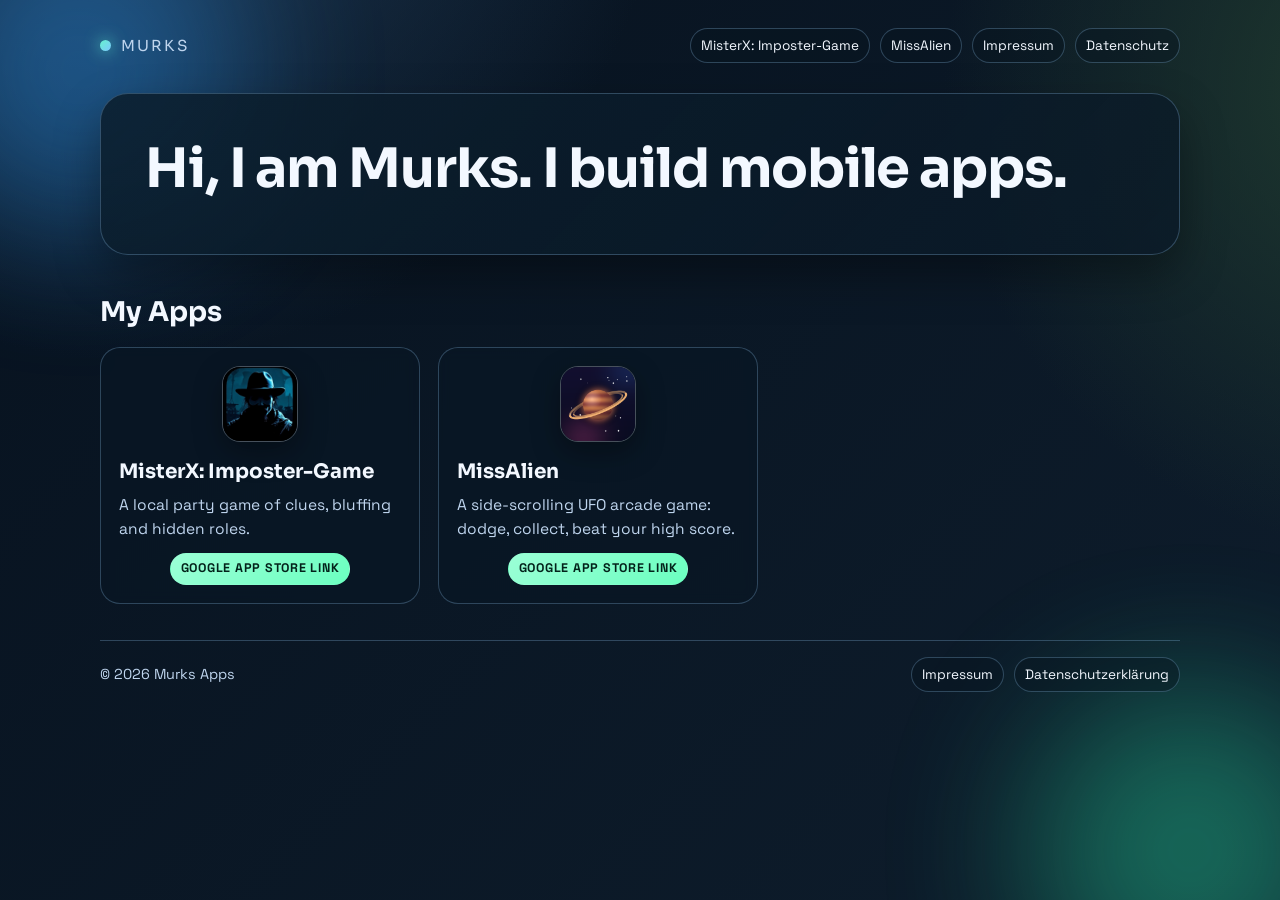
<file: index.html>
<!doctype html>
<html lang="en">
  <head>
    <meta charset="UTF-8" />
    <meta name="viewport" content="width=device-width, initial-scale=1.0" />
    <title>Murks Apps | Android Apps by Murks</title>
    <meta
      name="description"
      content="Murks Apps is the official site of developer Murks. Discover Android apps, mobile games, party games, app projects, MisterX: Imposter-Game and MissAlien by Murks."
    />
    <meta
      name="keywords"
      content="Murks, Murks Apps, Android apps, mobile apps, Android game developer, indie developer, party game, social deduction game, MisterX Imposter-Game, MisterX app, multiplayer party game, MissAlien, UFO arcade game"
    />
    <meta name="author" content="Murks" />
    <meta name="robots" content="index, follow" />
    <link rel="canonical" href="https://murksd.github.io/" />
    <meta property="og:title" content="Murks Apps | Android Apps by Murks" />
    <meta
      property="og:description"
      content="Official app hub of Murks with Android apps: the social deduction party game MisterX: Imposter-Game and the UFO arcade game MissAlien."
    />
    <meta property="og:type" content="website" />
    <meta property="og:url" content="https://murksd.github.io/" />
    <meta property="og:image" content="https://murksd.github.io/assets/images/undercover-icon.png" />
    <meta name="twitter:card" content="summary" />
    <meta name="twitter:title" content="Murks Apps | Android Apps by Murks" />
    <meta
      name="twitter:description"
      content="Discover Android apps and games by Murks, including the party game MisterX: Imposter-Game and the UFO arcade game MissAlien."
    />
    <meta name="twitter:image" content="https://murksd.github.io/assets/images/undercover-icon.png" />
    <link rel="preconnect" href="https://fonts.googleapis.com" />
    <link rel="preconnect" href="https://fonts.gstatic.com" crossorigin />
    <link
      href="https://fonts.googleapis.com/css2?family=Sora:wght@400;600;700;800&family=Space+Grotesk:wght@400;500;700&display=swap"
      rel="stylesheet"
    />
    <script type="application/ld+json">
      {
        "@context": "https://schema.org",
        "@type": "WebSite",
        "name": "Murks Apps",
        "url": "https://murksd.github.io/",
        "description": "Official website for Android apps and mobile games developed by Murks.",
        "author": {
          "@type": "Person",
          "name": "Murks"
        },
        "publisher": {
          "@type": "Person",
          "name": "Murks"
        },
        "about": [
          "Android apps",
          "mobile games",
          "party games",
          "MisterX: Imposter-Game",
          "MissAlien"
        ]
      }
    </script>
    <link rel="stylesheet" href="styles.css" />
  </head>
  <body>
    <main class="page">
      <header class="top-nav fade-in">
        <a class="brand" href="index.html">
          <span class="brand-dot"></span>
          <span>MURKS</span>
        </a>
        <div class="legal-links">
          <a class="nav-link" href="misterx.html">MisterX: Imposter-Game</a>
          <a class="nav-link" href="missalien.html">MissAlien</a>
          <a href="impressum.html">Impressum</a>
          <a href="datenschutz.html">Datenschutz</a>
        </div>
      </header>

      <section class="hero fade-in delay-1">
        <h1>Hi, I am Murks. I build mobile apps.</h1>
      </section>

      <section class="fade-in delay-2">
        <h2 class="section-title">My Apps</h2>
        <div class="app-grid">
          <article class="app-tile" aria-label="MisterX: Imposter-Game app card">
            <a class="app-tile-link" href="misterx.html" aria-label="Open MisterX: Imposter-Game details">
              <img
                class="app-icon"
                src="assets/images/undercover-icon.png"
                alt="MisterX: Imposter-Game app icon"
              />
              <h3 class="app-title">MisterX: Imposter-Game</h3>
              <p class="app-desc">
                A local party game of clues, bluffing and hidden roles.
              </p>
            </a>
            <a
              class="tag store-link"
              href="https://play.google.com/store/apps/details?id=de.murks.undercover"
              aria-label="Open Google Play Store link for MisterX: Imposter-Game"
            >
              Google App Store Link
            </a>
          </article>

          <article class="app-tile" aria-label="MissAlien app card">
            <a class="app-tile-link" href="missalien.html" aria-label="Open MissAlien details">
              <img
                class="app-icon"
                src="assets/images/missalien-icon.png"
                alt="MissAlien app icon"
              />
              <h3 class="app-title">MissAlien</h3>
              <p class="app-desc">
                A side-scrolling UFO arcade game: dodge, collect, beat your high score.
              </p>
            </a>
            <a
              class="tag store-link"
              href="https://play.google.com/store/apps/details?id=de.murks.missalien"
              aria-label="Open Google Play Store link for MissAlien"
            >
              Google App Store Link
            </a>
          </article>
        </div>
      </section>

      <footer class="site-footer fade-in delay-3">
        <p>© 2026 Murks Apps</p>
        <div class="legal-links" aria-label="Rechtliche Links">
          <a href="impressum.html">Impressum</a>
          <a href="datenschutz.html">Datenschutzerklärung</a>
        </div>
      </footer>

    </main>
  </body>
</html>
</file>
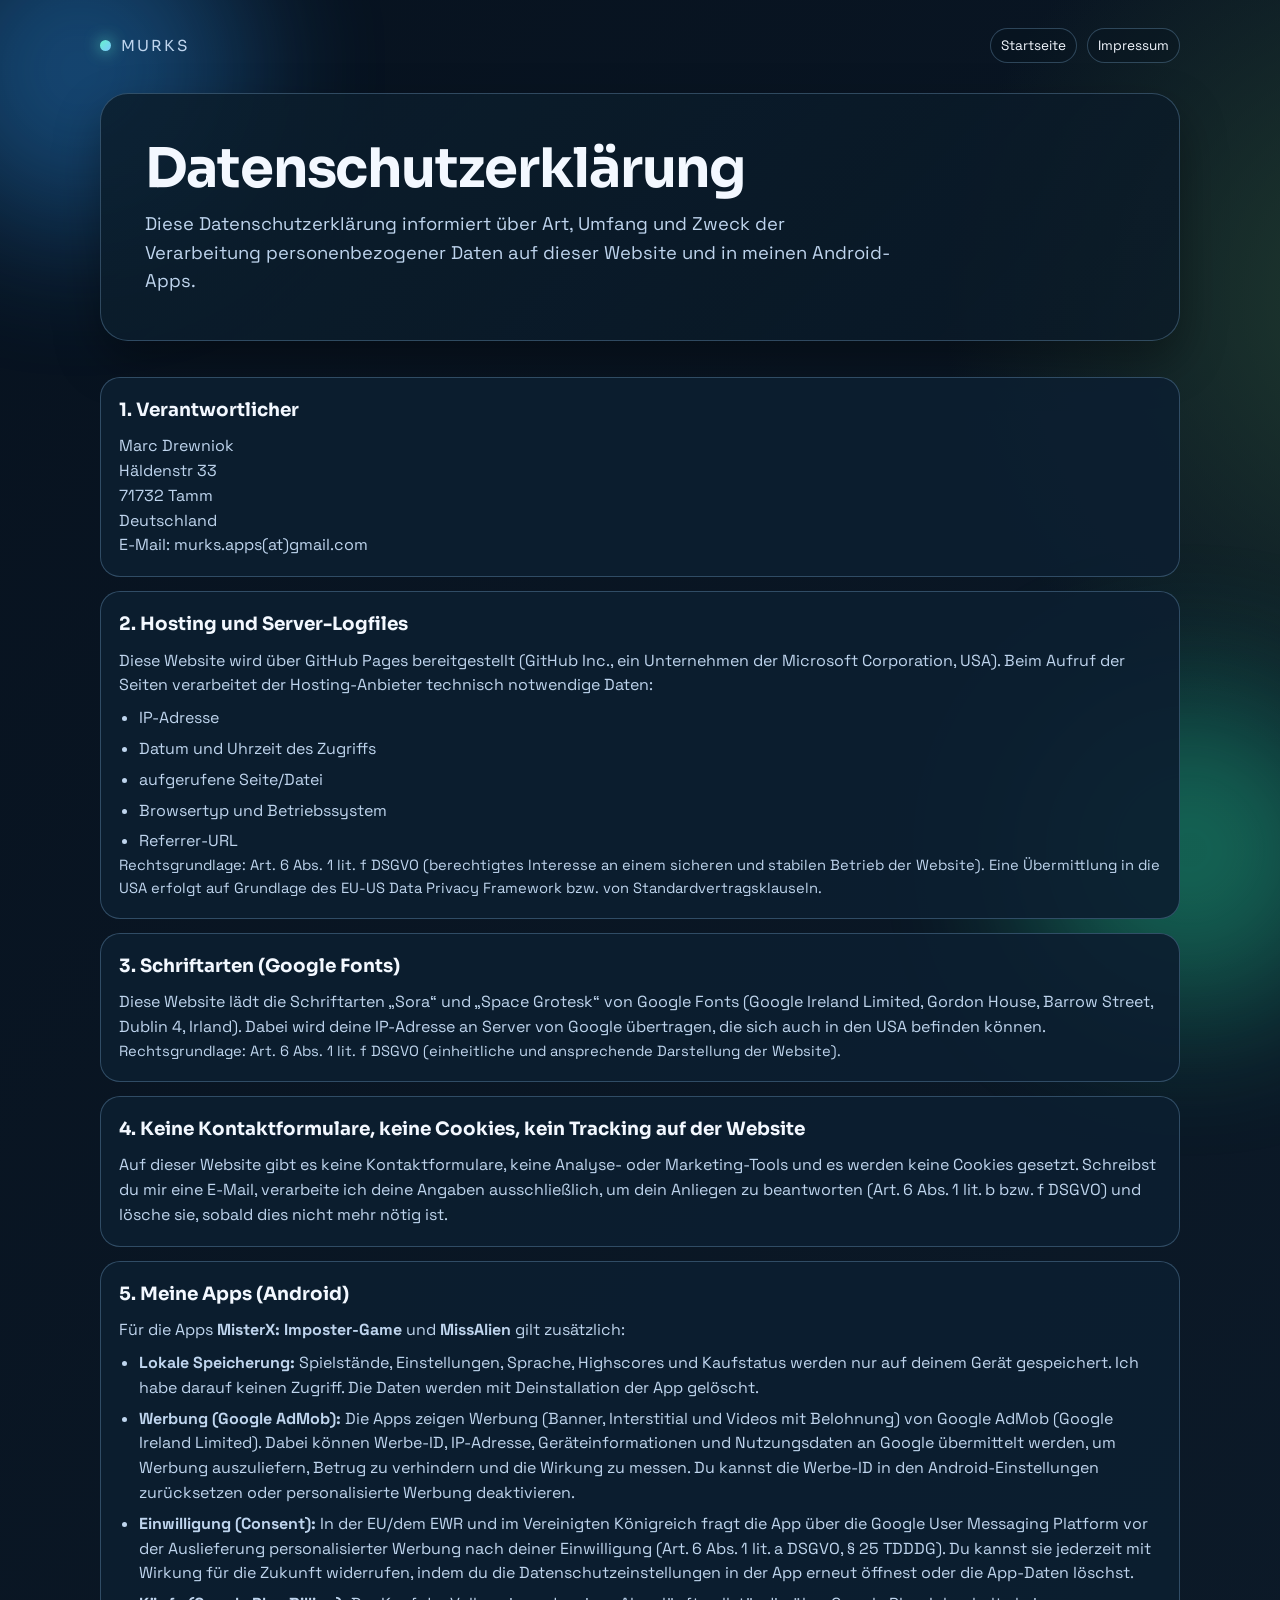
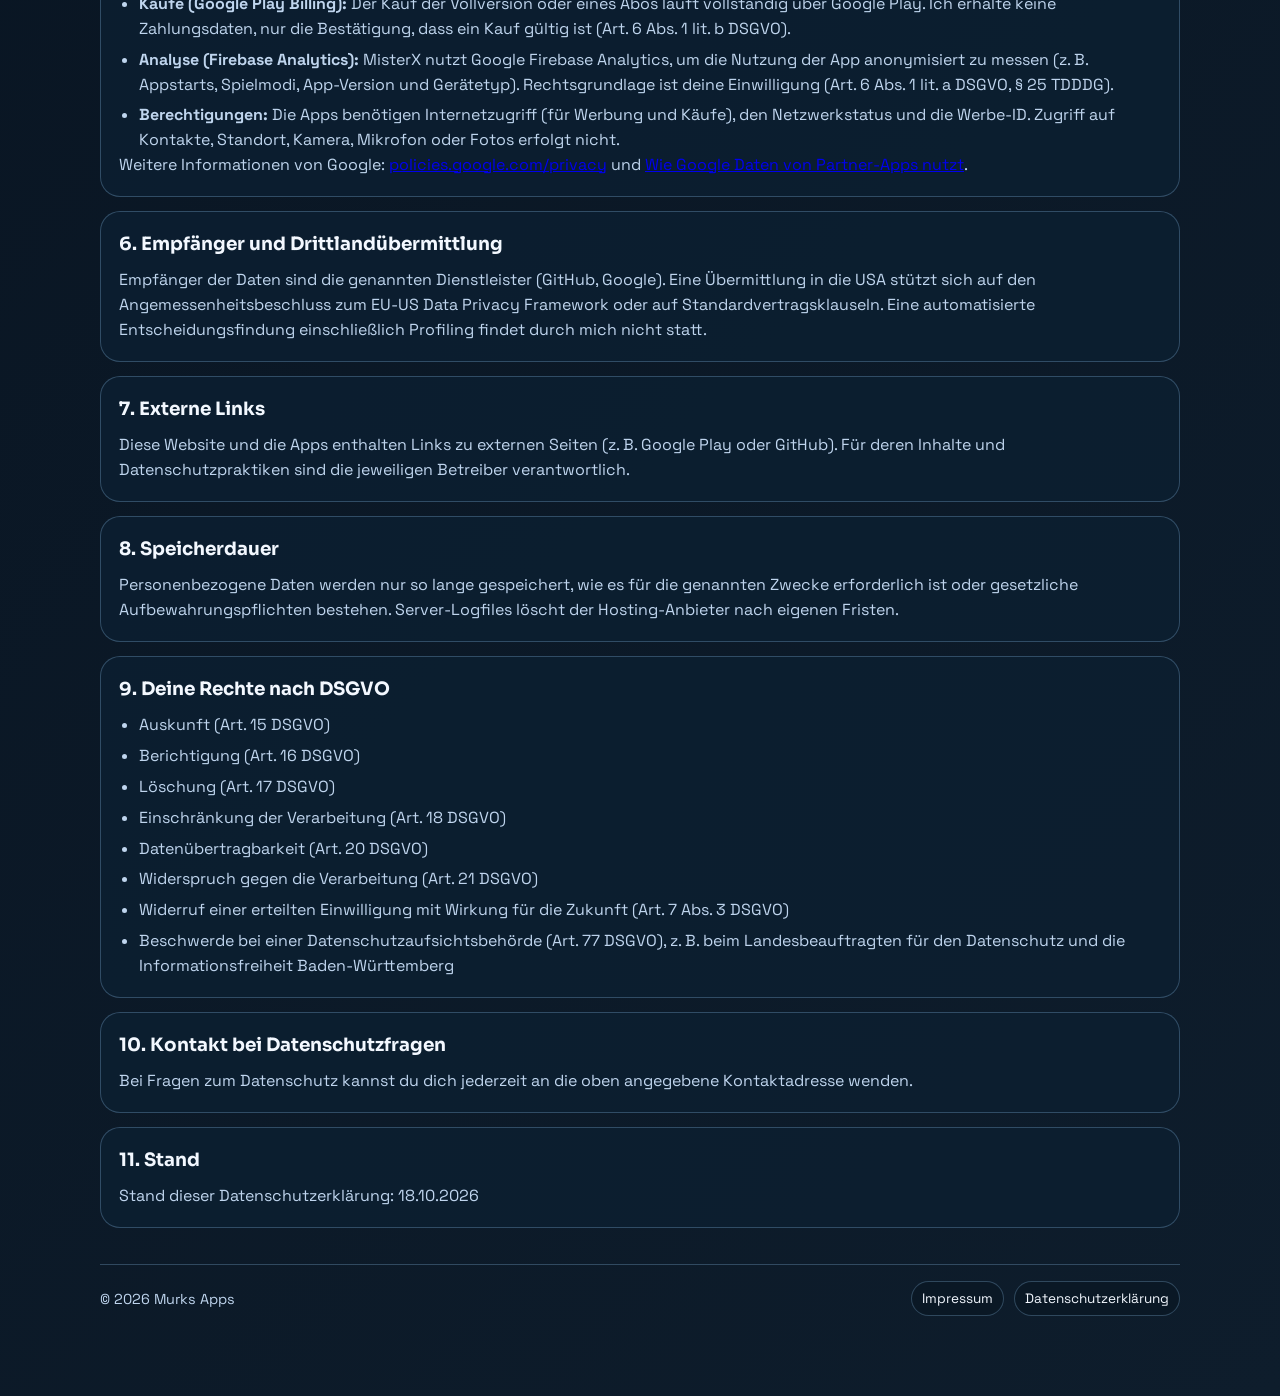
<file: datenschutz.html>
<!doctype html>
<html lang="de">
  <head>
    <meta charset="UTF-8" />
    <meta name="viewport" content="width=device-width, initial-scale=1.0" />
    <title>Datenschutzerklärung | Murks Apps</title>
    <meta
      name="description"
      content="Datenschutzerklärung der Website Murks Apps mit Informationen zur Datenverarbeitung auf der Website und in den Android-Apps MisterX und MissAlien sowie zu deinen Rechten."
    />
    <meta name="robots" content="index, follow" />
    <link rel="canonical" href="https://murksd.github.io/datenschutz.html" />
    <link rel="preconnect" href="https://fonts.googleapis.com" />
    <link rel="preconnect" href="https://fonts.gstatic.com" crossorigin />
    <link
      href="https://fonts.googleapis.com/css2?family=Sora:wght@400;600;700;800&family=Space+Grotesk:wght@400;500;700&display=swap"
      rel="stylesheet"
    />
    <link rel="stylesheet" href="styles.css" />
  </head>
  <body>
    <main class="page">
      <header class="top-nav fade-in">
        <a class="brand" href="index.html">
          <span class="brand-dot"></span>
          <span>MURKS</span>
        </a>
        <div class="legal-links">
          <a class="nav-link" href="index.html">Startseite</a>
          <a href="impressum.html">Impressum</a>
        </div>
      </header>

      <section class="hero fade-in delay-1">
        <h1>Datenschutzerklärung</h1>
        <p>
          Diese Datenschutzerklärung informiert über Art, Umfang und Zweck der
          Verarbeitung personenbezogener Daten auf dieser Website und in meinen Android-Apps.
        </p>
      </section>

      <section class="legal-wrap fade-in delay-2">
        <article class="legal-card">
          <h2>1. Verantwortlicher</h2>
          <p>Marc Drewniok</p>
          <p>Häldenstr 33</p>
          <p>71732 Tamm</p>
          <p>Deutschland</p>
          <p>E-Mail: murks.apps(at)gmail.com</p>
        </article>

        <article class="legal-card">
          <h2>2. Hosting und Server-Logfiles</h2>
          <p>
            Diese Website wird über GitHub Pages bereitgestellt (GitHub Inc.,
            ein Unternehmen der Microsoft Corporation, USA). Beim Aufruf der Seiten
            verarbeitet der Hosting-Anbieter technisch notwendige Daten:
          </p>
          <ul>
            <li>IP-Adresse</li>
            <li>Datum und Uhrzeit des Zugriffs</li>
            <li>aufgerufene Seite/Datei</li>
            <li>Browsertyp und Betriebssystem</li>
            <li>Referrer-URL</li>
          </ul>
          <p class="legal-inline-note">
            Rechtsgrundlage: Art. 6 Abs. 1 lit. f DSGVO (berechtigtes Interesse an
            einem sicheren und stabilen Betrieb der Website). Eine Übermittlung in
            die USA erfolgt auf Grundlage des EU-US Data Privacy Framework bzw.
            von Standardvertragsklauseln.
          </p>
        </article>

        <article class="legal-card">
          <h2>3. Schriftarten (Google Fonts)</h2>
          <p>
            Diese Website lädt die Schriftarten „Sora“ und „Space Grotesk“ von
            Google Fonts (Google Ireland Limited, Gordon House, Barrow Street,
            Dublin 4, Irland). Dabei wird deine IP-Adresse an Server von Google
            übertragen, die sich auch in den USA befinden können.
          </p>
          <p class="legal-inline-note">
            Rechtsgrundlage: Art. 6 Abs. 1 lit. f DSGVO (einheitliche und
            ansprechende Darstellung der Website).
          </p>
        </article>

        <article class="legal-card">
          <h2>4. Keine Kontaktformulare, keine Cookies, kein Tracking auf der Website</h2>
          <p>
            Auf dieser Website gibt es keine Kontaktformulare, keine Analyse- oder
            Marketing-Tools und es werden keine Cookies gesetzt. Schreibst du mir
            eine E-Mail, verarbeite ich deine Angaben ausschließlich, um dein
            Anliegen zu beantworten (Art. 6 Abs. 1 lit. b bzw. f DSGVO) und lösche
            sie, sobald dies nicht mehr nötig ist.
          </p>
        </article>

        <article class="legal-card">
          <h2>5. Meine Apps (Android)</h2>
          <p>
            Für die Apps <strong>MisterX: Imposter-Game</strong> und
            <strong>MissAlien</strong> gilt zusätzlich:
          </p>
          <ul>
            <li>
              <strong>Lokale Speicherung:</strong> Spielstände, Einstellungen,
              Sprache, Highscores und Kaufstatus werden nur auf deinem Gerät
              gespeichert. Ich habe darauf keinen Zugriff. Die Daten werden mit
              Deinstallation der App gelöscht.
            </li>
            <li>
              <strong>Werbung (Google AdMob):</strong> Die Apps zeigen Werbung
              (Banner, Interstitial und Videos mit Belohnung) von Google AdMob
              (Google Ireland Limited). Dabei können Werbe-ID, IP-Adresse,
              Geräteinformationen und Nutzungsdaten an Google übermittelt werden,
              um Werbung auszuliefern, Betrug zu verhindern und die Wirkung zu
              messen. Du kannst die Werbe-ID in den Android-Einstellungen
              zurücksetzen oder personalisierte Werbung deaktivieren.
            </li>
            <li>
              <strong>Einwilligung (Consent):</strong> In der EU/dem EWR und im
              Vereinigten Königreich fragt die App über die Google User Messaging
              Platform vor der Auslieferung personalisierter Werbung nach deiner
              Einwilligung (Art. 6 Abs. 1 lit. a DSGVO, § 25 TDDDG). Du kannst
              sie jederzeit mit Wirkung für die Zukunft widerrufen, indem du die
              Datenschutzeinstellungen in der App erneut öffnest oder die App-Daten
              löschst.
            </li>
            <li>
              <strong>Käufe (Google Play Billing):</strong> Der Kauf der Vollversion
              oder eines Abos läuft vollständig über Google Play. Ich erhalte
              keine Zahlungsdaten, nur die Bestätigung, dass ein Kauf gültig ist
              (Art. 6 Abs. 1 lit. b DSGVO).
            </li>
            <li>
              <strong>Analyse (Firebase Analytics):</strong> MisterX nutzt Google
              Firebase Analytics, um die Nutzung der App anonymisiert zu messen
              (z. B. Appstarts, Spielmodi, App-Version und Gerätetyp). Rechtsgrundlage
              ist deine Einwilligung (Art. 6 Abs. 1 lit. a DSGVO, § 25 TDDDG).
            </li>
            <li>
              <strong>Berechtigungen:</strong> Die Apps benötigen Internetzugriff
              (für Werbung und Käufe), den Netzwerkstatus und die Werbe-ID. Zugriff
              auf Kontakte, Standort, Kamera, Mikrofon oder Fotos erfolgt nicht.
            </li>
          </ul>
          <p>
            Weitere Informationen von Google:
            <a href="https://policies.google.com/privacy">policies.google.com/privacy</a>
            und
            <a href="https://policies.google.com/technologies/partner-sites">Wie Google Daten von Partner-Apps nutzt</a>.
          </p>
        </article>

        <article class="legal-card">
          <h2>6. Empfänger und Drittlandübermittlung</h2>
          <p>
            Empfänger der Daten sind die genannten Dienstleister (GitHub, Google).
            Eine Übermittlung in die USA stützt sich auf den
            Angemessenheitsbeschluss zum EU-US Data Privacy Framework oder auf
            Standardvertragsklauseln. Eine automatisierte Entscheidungsfindung
            einschließlich Profiling findet durch mich nicht statt.
          </p>
        </article>

        <article class="legal-card">
          <h2>7. Externe Links</h2>
          <p>
            Diese Website und die Apps enthalten Links zu externen Seiten (z. B.
            Google Play oder GitHub). Für deren Inhalte und Datenschutzpraktiken
            sind die jeweiligen Betreiber verantwortlich.
          </p>
        </article>

        <article class="legal-card">
          <h2>8. Speicherdauer</h2>
          <p>
            Personenbezogene Daten werden nur so lange gespeichert, wie es für die
            genannten Zwecke erforderlich ist oder gesetzliche
            Aufbewahrungspflichten bestehen. Server-Logfiles löscht der
            Hosting-Anbieter nach eigenen Fristen.
          </p>
        </article>

        <article class="legal-card">
          <h2>9. Deine Rechte nach DSGVO</h2>
          <ul>
            <li>Auskunft (Art. 15 DSGVO)</li>
            <li>Berichtigung (Art. 16 DSGVO)</li>
            <li>Löschung (Art. 17 DSGVO)</li>
            <li>Einschränkung der Verarbeitung (Art. 18 DSGVO)</li>
            <li>Datenübertragbarkeit (Art. 20 DSGVO)</li>
            <li>Widerspruch gegen die Verarbeitung (Art. 21 DSGVO)</li>
            <li>Widerruf einer erteilten Einwilligung mit Wirkung für die Zukunft (Art. 7 Abs. 3 DSGVO)</li>
            <li>Beschwerde bei einer Datenschutzaufsichtsbehörde (Art. 77 DSGVO), z. B. beim Landesbeauftragten für den Datenschutz und die Informationsfreiheit Baden-Württemberg</li>
          </ul>
        </article>

        <article class="legal-card">
          <h2>10. Kontakt bei Datenschutzfragen</h2>
          <p>
            Bei Fragen zum Datenschutz kannst du dich jederzeit an die oben
            angegebene Kontaktadresse wenden.
          </p>
        </article>

        <article class="legal-card">
          <h2>11. Stand</h2>
          <p>Stand dieser Datenschutzerklärung: 18.10.2026</p>
        </article>
      </section>

      <footer class="site-footer fade-in delay-3">
        <p>© 2026 Murks Apps</p>
        <div class="legal-links" aria-label="Rechtliche Links">
          <a href="impressum.html">Impressum</a>
          <a href="datenschutz.html">Datenschutzerklärung</a>
        </div>
      </footer>
    </main>
  </body>
</html>
</file>
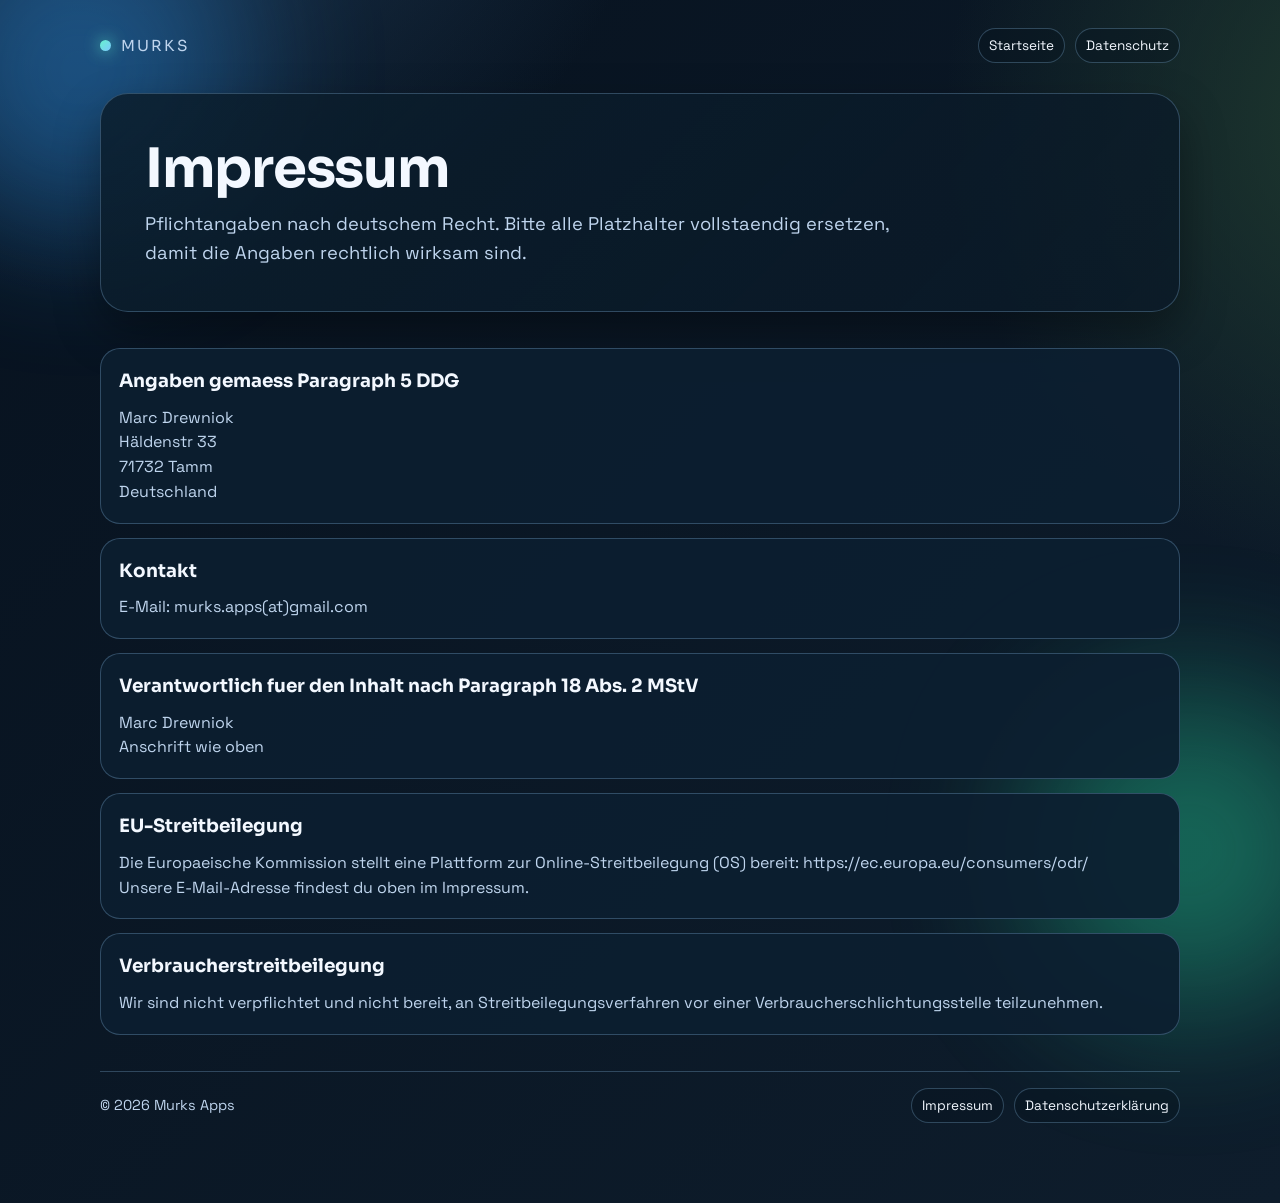
<file: impressum.html>
<!doctype html>
<html lang="de">
  <head>
    <meta charset="UTF-8" />
    <meta name="viewport" content="width=device-width, initial-scale=1.0" />
    <title>Impressum | Murks Apps</title>
    <meta
      name="description"
      content="Impressum der Website Murks Apps gemaess den gesetzlichen Pflichtangaben in Deutschland."
    />
    <meta name="robots" content="index, follow" />
    <link rel="canonical" href="https://murksd.github.io/impressum.html" />
    <link rel="preconnect" href="https://fonts.googleapis.com" />
    <link rel="preconnect" href="https://fonts.gstatic.com" crossorigin />
    <link
      href="https://fonts.googleapis.com/css2?family=Sora:wght@400;600;700;800&family=Space+Grotesk:wght@400;500;700&display=swap"
      rel="stylesheet"
    />
    <link rel="stylesheet" href="styles.css" />
  </head>
  <body>
    <main class="page">
      <header class="top-nav fade-in">
        <a class="brand" href="index.html">
          <span class="brand-dot"></span>
          <span>MURKS</span>
        </a>
        <div class="legal-links">
          <a class="nav-link" href="index.html">Startseite</a>
          <a href="datenschutz.html">Datenschutz</a>
        </div>
      </header>

      <section class="hero fade-in delay-1">
        <h1>Impressum</h1>
        <p>
          Pflichtangaben nach deutschem Recht. Bitte alle Platzhalter vollstaendig
          ersetzen, damit die Angaben rechtlich wirksam sind.
        </p>
      </section>

      <section class="legal-wrap fade-in delay-2">
        <article class="legal-card">
          <h2>Angaben gemaess Paragraph 5 DDG</h2>
          <p>Marc Drewniok</p>
          <p>Häldenstr 33</p>
          <p>71732 Tamm</p>
          <p>Deutschland</p>
        </article>

        <article class="legal-card">
          <h2>Kontakt</h2>
          <p>E-Mail: murks.apps(at)gmail.com</p>
        </article>

        <article class="legal-card">
          <h2>Verantwortlich fuer den Inhalt nach Paragraph 18 Abs. 2 MStV</h2>
          <p>Marc Drewniok</p>
          <p>Anschrift wie oben</p>
        </article>

        <article class="legal-card">
          <h2>EU-Streitbeilegung</h2>
          <p>
            Die Europaeische Kommission stellt eine Plattform zur Online-Streitbeilegung (OS) bereit:
            https://ec.europa.eu/consumers/odr/
          </p>
          <p>Unsere E-Mail-Adresse findest du oben im Impressum.</p>
        </article>

        <article class="legal-card">
          <h2>Verbraucherstreitbeilegung</h2>
          <p>
            Wir sind nicht verpflichtet und nicht bereit, an Streitbeilegungsverfahren vor
            einer Verbraucherschlichtungsstelle teilzunehmen.
          </p>
        </article>
      </section>

      <footer class="site-footer fade-in delay-3">
        <p>© 2026 Murks Apps</p>
        <div class="legal-links" aria-label="Rechtliche Links">
          <a href="impressum.html">Impressum</a>
          <a href="datenschutz.html">Datenschutzerklärung</a>
        </div>
      </footer>
    </main>
  </body>
</html>
</file>
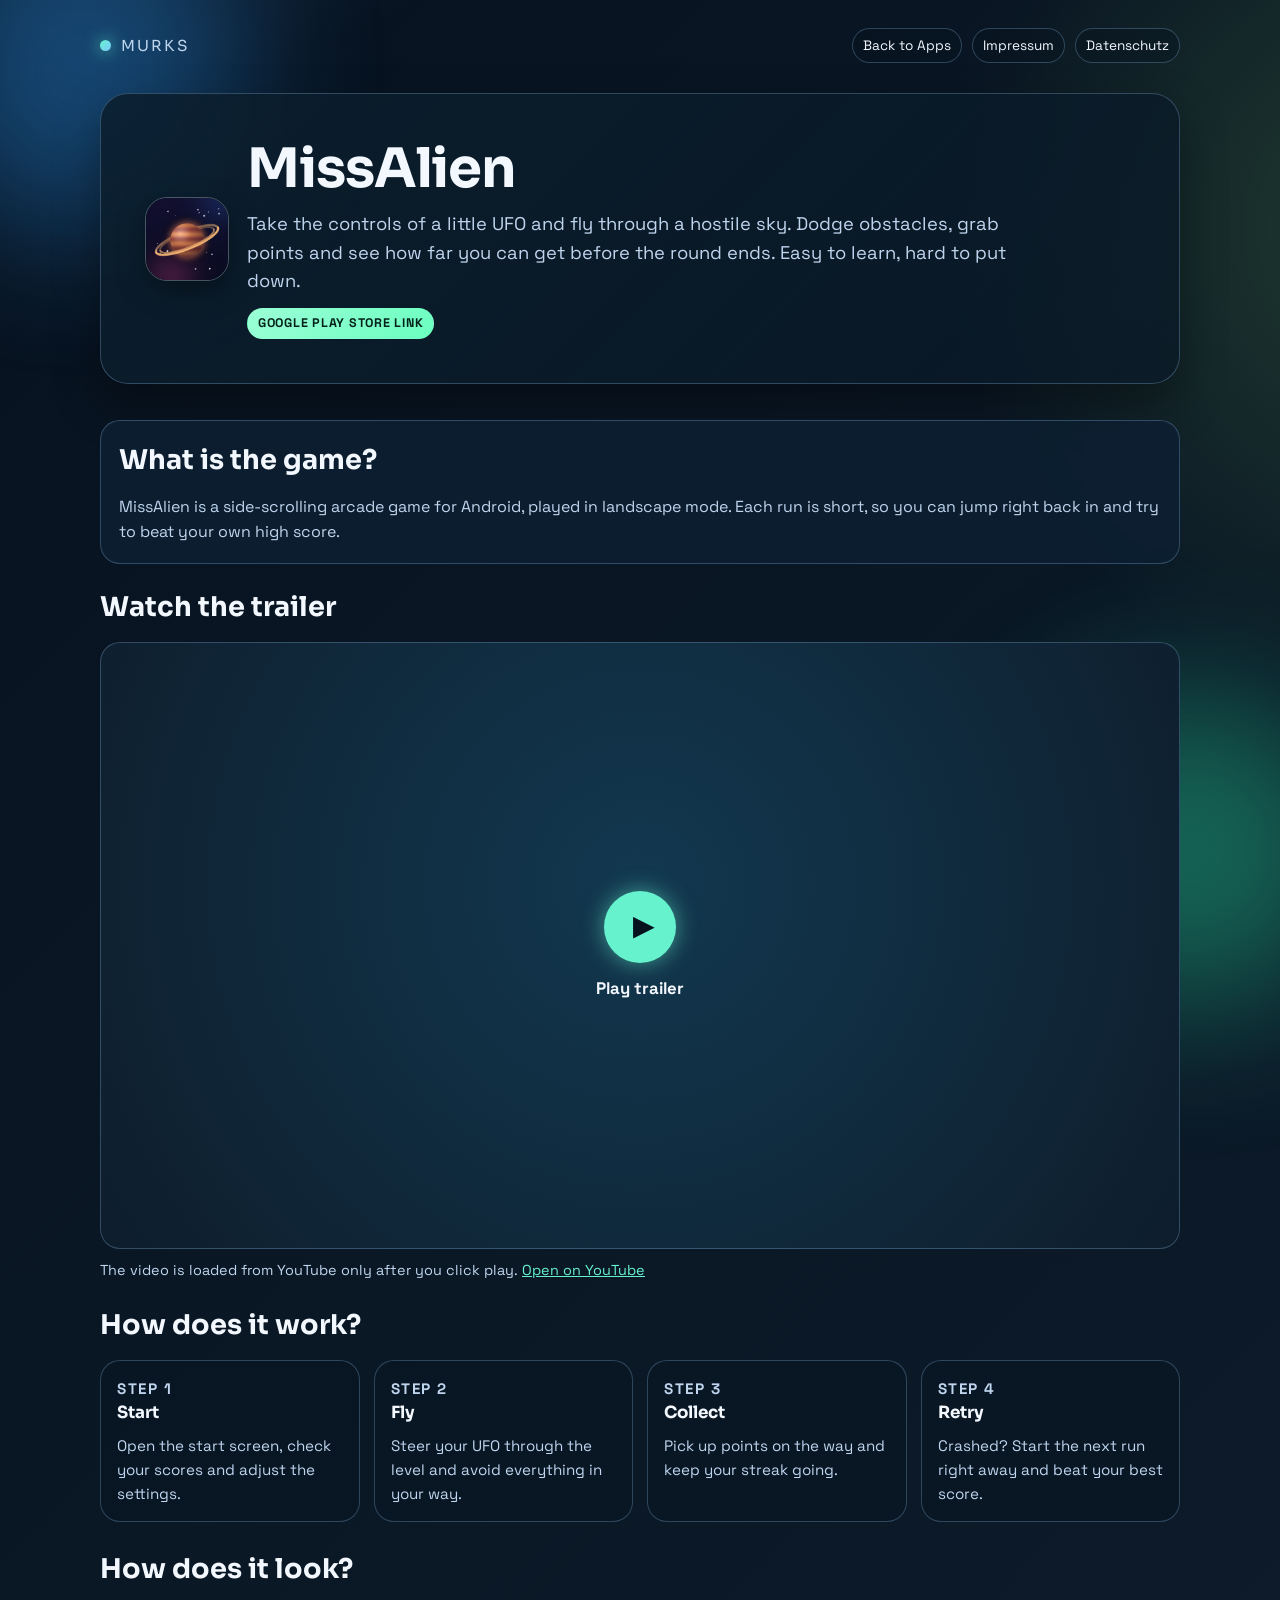
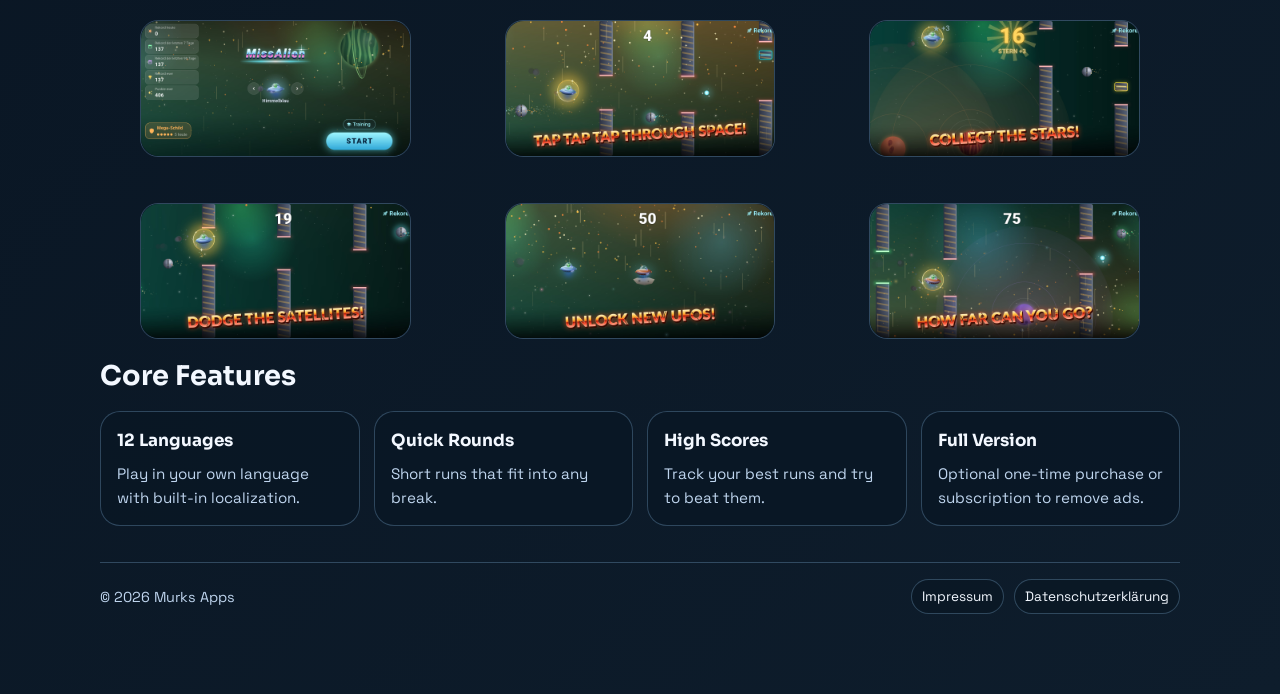
<file: missalien.html>
<!doctype html>
<html lang="en">
  <head>
    <meta charset="UTF-8" />
    <meta name="viewport" content="width=device-width, initial-scale=1.0" />
    <title>MissAlien | UFO Arcade Game for Android by Murks</title>
    <meta
      name="description"
      content="MissAlien is a side-scrolling UFO arcade game for Android by Murks. Fly your saucer, dodge obstacles, collect points and beat your high score. Available in 12 languages."
    />
    <meta
      name="keywords"
      content="MissAlien, MissAlien app, UFO game, Android arcade game, side scroller, alien game, casual game, high score game, Murks"
    />
    <meta name="author" content="Murks" />
    <meta name="robots" content="index, follow" />
    <link rel="canonical" href="https://murksd.github.io/missalien.html" />
    <meta property="og:title" content="MissAlien | UFO Arcade Game for Android by Murks" />
    <meta
      property="og:description"
      content="A side-scrolling UFO arcade game: dodge, collect and chase your high score. Available in 12 languages."
    />
    <meta property="og:type" content="website" />
    <meta property="og:url" content="https://murksd.github.io/missalien.html" />
    <meta property="og:image" content="https://murksd.github.io/assets/images/missalien-icon.png" />
    <meta name="twitter:card" content="summary_large_image" />
    <meta name="twitter:title" content="MissAlien | UFO Arcade Game for Android by Murks" />
    <meta
      name="twitter:description"
      content="Side-scrolling UFO arcade game for Android with quick rounds and a global feel in 12 languages."
    />
    <meta name="twitter:image" content="https://murksd.github.io/assets/images/missalien-icon.png" />
    <link rel="preconnect" href="https://fonts.googleapis.com" />
    <link rel="preconnect" href="https://fonts.gstatic.com" crossorigin />
    <link
      href="https://fonts.googleapis.com/css2?family=Sora:wght@400;600;700;800&family=Space+Grotesk:wght@400;500;700&display=swap"
      rel="stylesheet"
    />
    <script type="application/ld+json">
      {
        "@context": "https://schema.org",
        "@type": "SoftwareApplication",
        "name": "MissAlien",
        "applicationCategory": "GameApplication",
        "operatingSystem": "Android",
        "author": {
          "@type": "Person",
          "name": "Murks"
        },
        "publisher": {
          "@type": "Person",
          "name": "Murks"
        },
        "url": "https://murksd.github.io/missalien.html",
        "image": "https://murksd.github.io/assets/images/missalien-icon.png",
        "installUrl": "https://play.google.com/store/apps/details?id=de.murks.missalien",
        "description": "MissAlien is a side-scrolling UFO arcade game for Android with quick rounds, high scores and 12 languages.",
        "featureList": [
          "Side-scrolling UFO gameplay",
          "Quick arcade rounds",
          "High score tracking",
          "12 supported languages"
        ]
      }
    </script>
    <link rel="stylesheet" href="styles.css" />
  </head>
  <body>
    <main class="page">
      <header class="top-nav fade-in">
        <a class="brand" href="index.html">
          <span class="brand-dot"></span>
          <span>MURKS</span>
        </a>
        <div class="legal-links">
          <a class="nav-link" href="index.html">Back to Apps</a>
          <a href="impressum.html">Impressum</a>
          <a href="datenschutz.html">Datenschutz</a>
        </div>
      </header>

      <section class="hero hero-app fade-in delay-1">
        <img
          class="hero-app-icon"
          src="assets/images/missalien-icon.png"
          alt="MissAlien app icon"
        />
        <div>
          <h1>MissAlien</h1>
          <p>
            Take the controls of a little UFO and fly through a hostile sky.
            Dodge obstacles, grab points and see how far you can get before
            the round ends. Easy to learn, hard to put down.
          </p>
          <p>
            <a
              class="tag store-link"
              href="https://play.google.com/store/apps/details?id=de.murks.missalien"
              aria-label="Open Google Play Store link for MissAlien"
            >
              Google Play Store Link
            </a>
          </p>
        </div>
      </section>

      <section class="panel fade-in delay-1">
        <h2 class="section-title">What is the game?</h2>
        <p>
          MissAlien is a side-scrolling arcade game for Android, played in
          landscape mode. Each run is short, so you can jump right back in and
          try to beat your own high score.
        </p>
      </section>

      <section class="fade-in delay-1">
        <h2 class="section-title">Watch the trailer</h2>
        <div class="video-frame" id="trailer">
          <button type="button" class="video-play" id="trailer-play" aria-label="Play the MissAlien trailer">
            <span class="video-play-icon" aria-hidden="true">&#9654;</span>
            <span>Play trailer</span>
          </button>
        </div>
        <p class="video-note">
          The video is loaded from YouTube only after you click play.
          <a href="https://youtu.be/YPj77PlY7tE" target="_blank" rel="noopener noreferrer">Open on YouTube</a>
        </p>
      </section>

      <section class="fade-in delay-2">
        <h2 class="section-title">How does it work?</h2>
        <div class="flow-grid">
          <article class="flow-step">
            <p class="step-id">Step 1</p>
            <h3>Start</h3>
            <p>Open the start screen, check your scores and adjust the settings.</p>
          </article>
          <article class="flow-step">
            <p class="step-id">Step 2</p>
            <h3>Fly</h3>
            <p>Steer your UFO through the level and avoid everything in your way.</p>
          </article>
          <article class="flow-step">
            <p class="step-id">Step 3</p>
            <h3>Collect</h3>
            <p>Pick up points on the way and keep your streak going.</p>
          </article>
          <article class="flow-step">
            <p class="step-id">Step 4</p>
            <h3>Retry</h3>
            <p>Crashed? Start the next run right away and beat your best score.</p>
          </article>
        </div>
      </section>


      <section class="fade-in delay-2">
        <h2 class="section-title">How does it look?</h2>
        <div class="shots-grid">
          <figure class="shot" data-fallback="Screenshot missing">
            <img src="assets/screenshots/missalien/missalien_01.jpg" alt="MissAlien gameplay screenshot 1" loading="lazy" />
          </figure>
          <figure class="shot" data-fallback="Screenshot missing">
            <img src="assets/screenshots/missalien/missalien_02.jpg" alt="MissAlien gameplay screenshot 2" loading="lazy" />
          </figure>
          <figure class="shot" data-fallback="Screenshot missing">
            <img src="assets/screenshots/missalien/missalien_03.jpg" alt="MissAlien gameplay screenshot 3" loading="lazy" />
          </figure>
          <figure class="shot" data-fallback="Screenshot missing">
            <img src="assets/screenshots/missalien/missalien_04.jpg" alt="MissAlien gameplay screenshot 4" loading="lazy" />
          </figure>
          <figure class="shot" data-fallback="Screenshot missing">
            <img src="assets/screenshots/missalien/missalien_05.jpg" alt="MissAlien gameplay screenshot 5" loading="lazy" />
          </figure>
          <figure class="shot" data-fallback="Screenshot missing">
            <img src="assets/screenshots/missalien/missalien_06.jpg" alt="MissAlien gameplay screenshot 6" loading="lazy" />
          </figure>
        </div>
      </section>

      <section class="fade-in delay-3">
        <h2 class="section-title">Core Features</h2>
        <div class="features-grid">
          <article class="feature">
            <h3>12 Languages</h3>
            <p>Play in your own language with built-in localization.</p>
          </article>
          <article class="feature">
            <h3>Quick Rounds</h3>
            <p>Short runs that fit into any break.</p>
          </article>
          <article class="feature">
            <h3>High Scores</h3>
            <p>Track your best runs and try to beat them.</p>
          </article>
          <article class="feature">
            <h3>Full Version</h3>
            <p>Optional one-time purchase or subscription to remove ads.</p>
          </article>
        </div>
      </section>

      <footer class="site-footer fade-in delay-3">
        <p>© 2026 Murks Apps</p>
        <div class="legal-links" aria-label="Rechtliche Links">
          <a href="impressum.html">Impressum</a>
          <a href="datenschutz.html">Datenschutzerklärung</a>
        </div>
      </footer>

    </main>

    <script>
      document.querySelectorAll('.shot img').forEach((img) => {
        img.addEventListener('error', () => {
          const box = img.closest('.shot');
          if (!box) return;
          box.classList.add('missing');
          const text = document.createElement('div');
          text.textContent = box.dataset.fallback || 'Screenshot missing';
          img.remove();
          box.appendChild(text);
        });
      });
      document.getElementById('trailer-play').addEventListener('click', () => {
        const box = document.getElementById('trailer');
        const frame = document.createElement('iframe');
        frame.src = 'https://www.youtube-nocookie.com/embed/YPj77PlY7tE?autoplay=1&rel=0';
        frame.title = 'MissAlien trailer';
        frame.allow = 'autoplay; encrypted-media; picture-in-picture';
        frame.allowFullscreen = true;
        frame.referrerPolicy = 'strict-origin-when-cross-origin';
        box.replaceChildren(frame);
      });
    </script>
  </body>
</html>
</file>
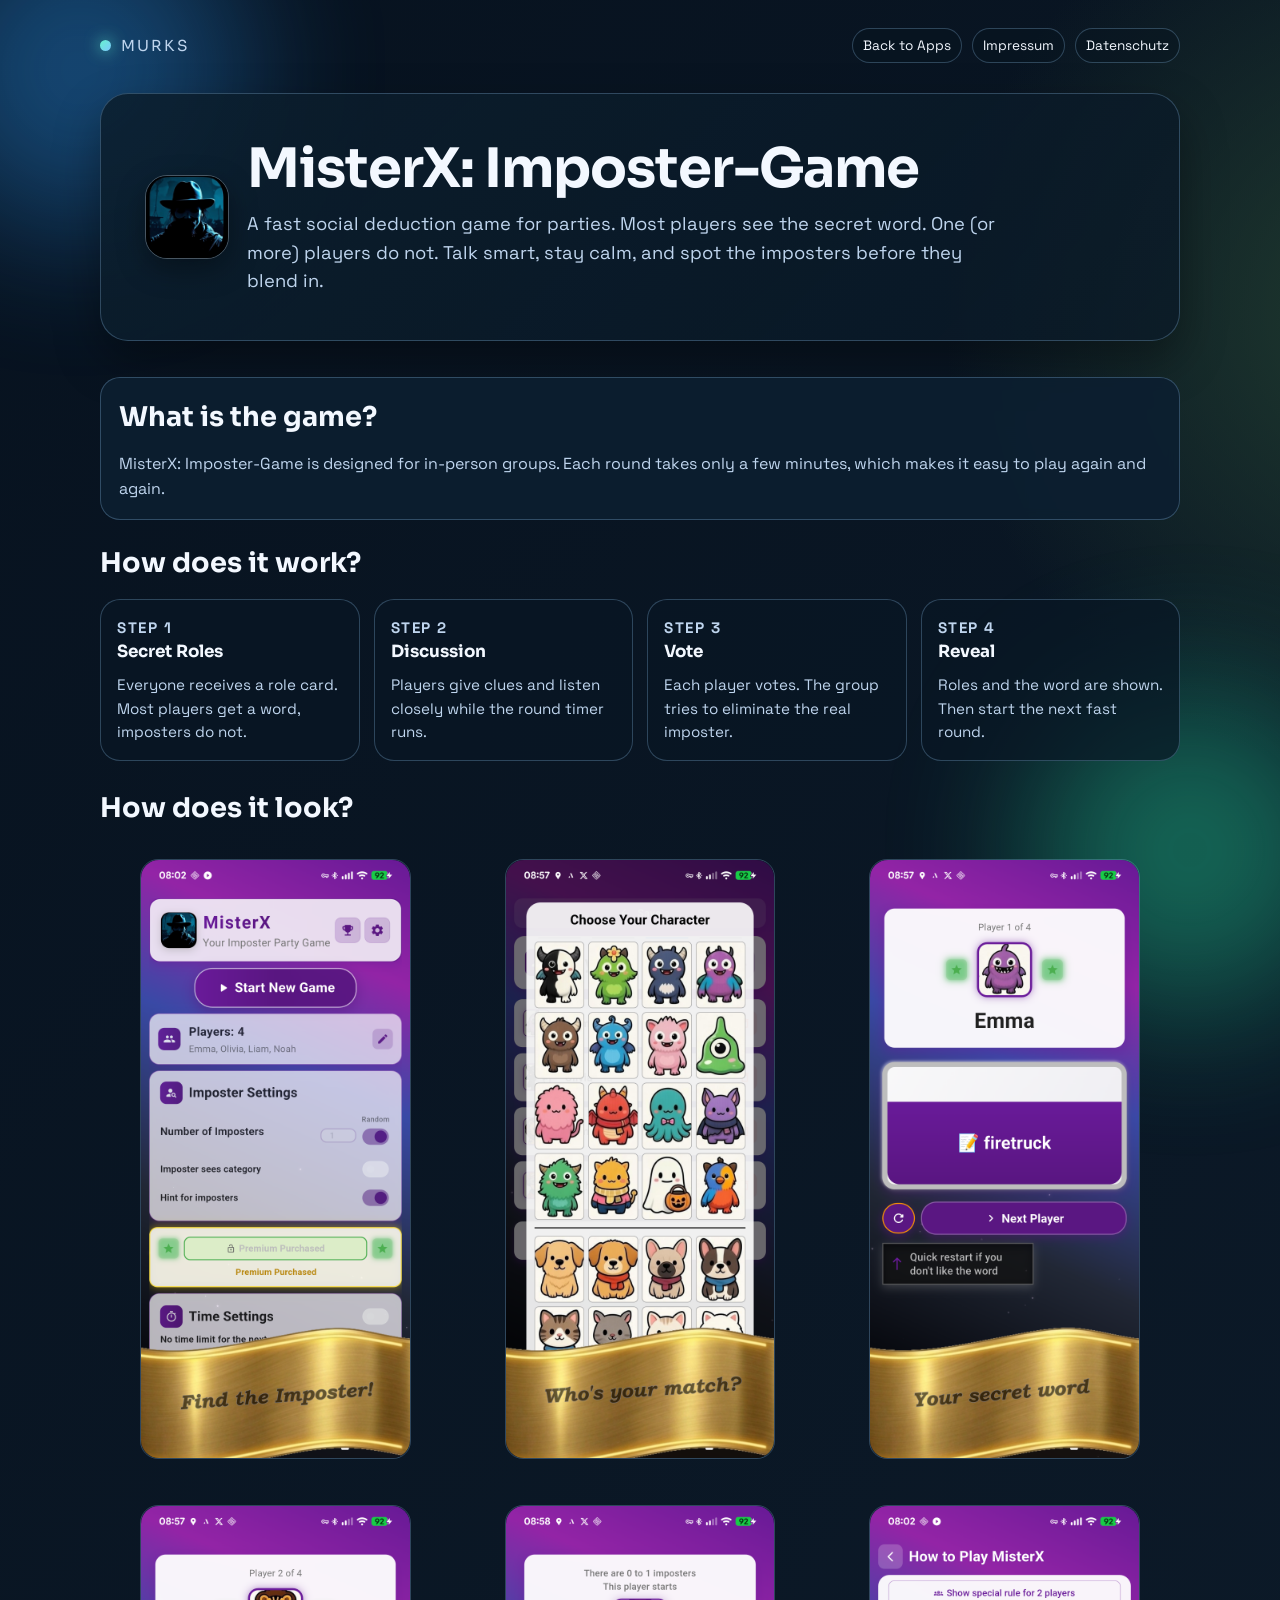
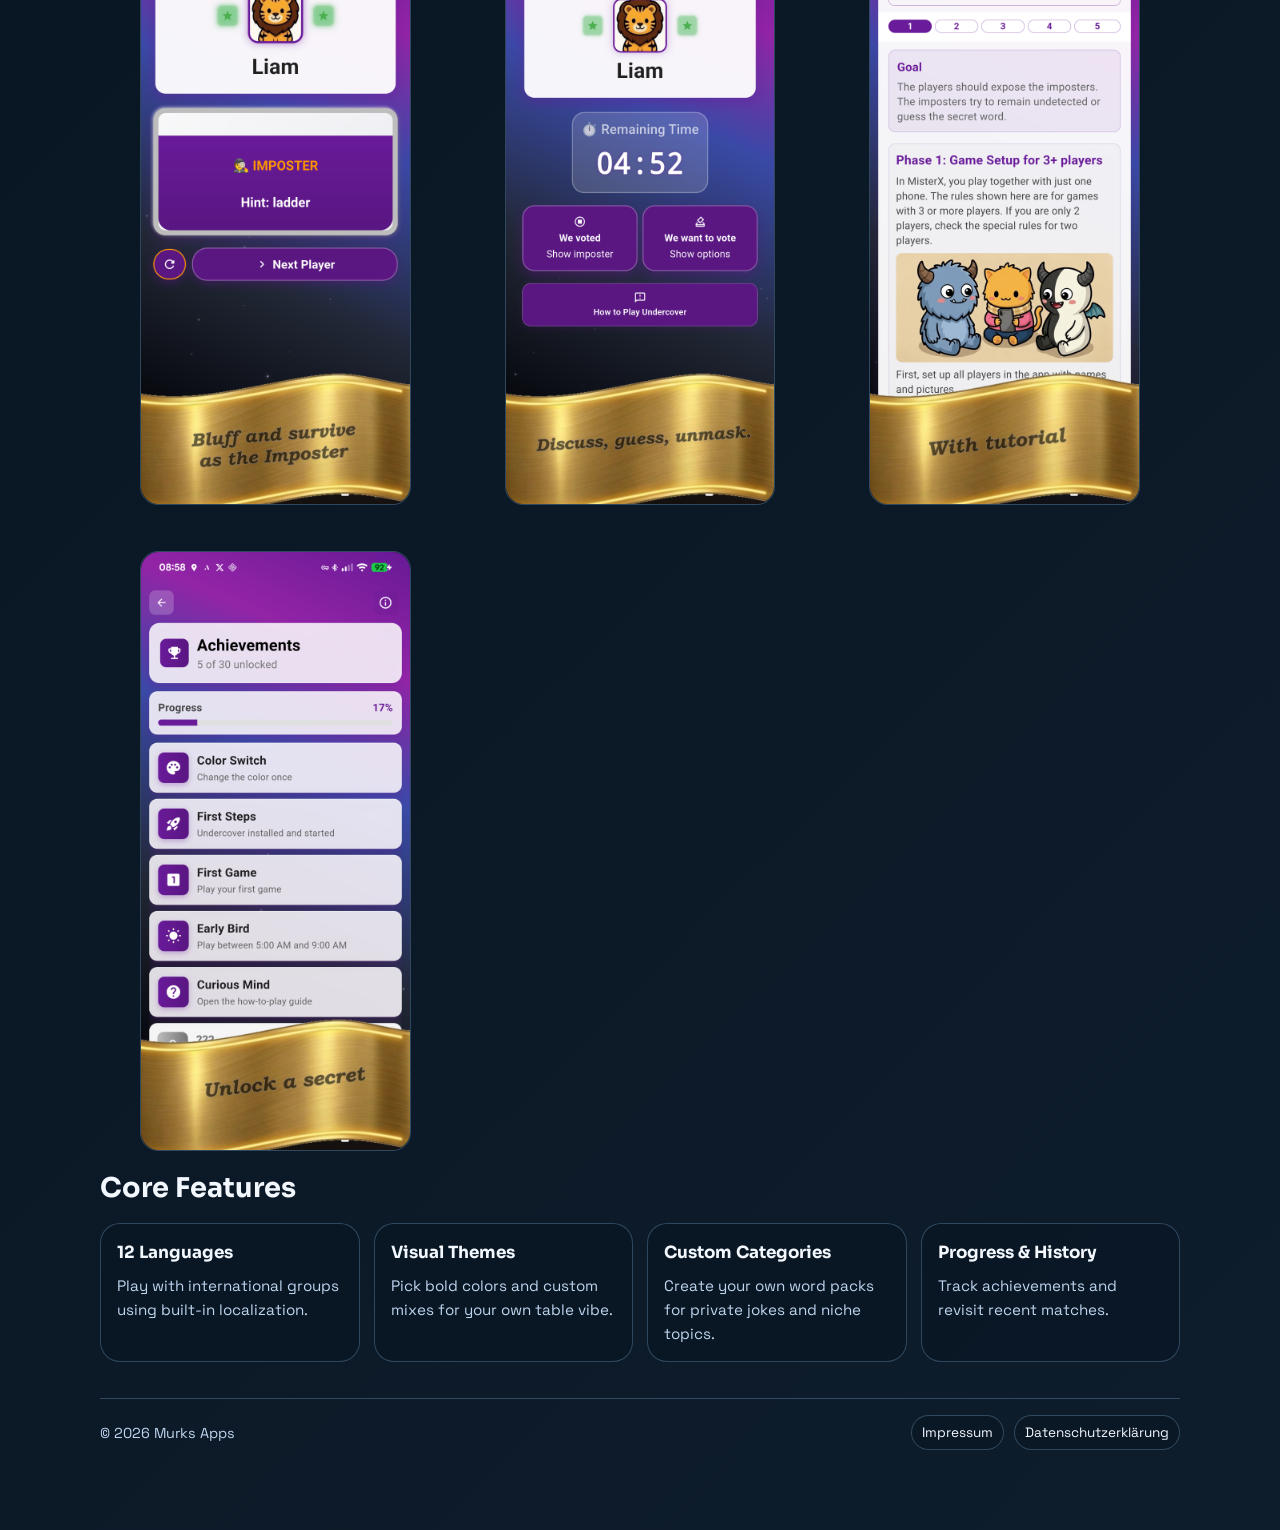
<file: misterx.html>
<!doctype html>
<html lang="en">
  <head>
    <meta charset="UTF-8" />
    <meta name="viewport" content="width=device-width, initial-scale=1.0" />
    <title>MisterX: Imposter-Game | Party Game for Android by Murks</title>
    <meta
      name="description"
      content="MisterX: Imposter-Game is a local multiplayer party game for Android by Murks with hidden roles, secret words, timed discussion, voting, custom categories, and 12 languages."
    />
    <meta
      name="keywords"
      content="MisterX: Imposter-Game, MisterX app, MisterX game, party game, Android party game, social deduction game, hidden role game, local multiplayer game, imposter game, secret word game, Murks"
    />
    <meta name="author" content="Murks" />
    <meta name="robots" content="index, follow" />
    <link rel="canonical" href="https://murksd.github.io/misterx.html" />
    <meta property="og:title" content="MisterX: Imposter-Game | Party Game for Android by Murks" />
    <meta
      property="og:description"
      content="A fast social deduction party game with hidden roles, voting, custom categories, and support for 12 languages."
    />
    <meta property="og:type" content="website" />
    <meta property="og:url" content="https://murksd.github.io/misterx.html" />
    <meta property="og:image" content="https://murksd.github.io/assets/images/undercover-icon.png" />
    <meta name="twitter:card" content="summary_large_image" />
    <meta name="twitter:title" content="MisterX: Imposter-Game | Party Game for Android by Murks" />
    <meta
      name="twitter:description"
      content="Local multiplayer party game with hidden roles, secret words, discussion, voting, and quick rounds."
    />
    <meta name="twitter:image" content="https://murksd.github.io/assets/images/undercover-icon.png" />
    <link rel="preconnect" href="https://fonts.googleapis.com" />
    <link rel="preconnect" href="https://fonts.gstatic.com" crossorigin />
    <link
      href="https://fonts.googleapis.com/css2?family=Sora:wght@400;600;700;800&family=Space+Grotesk:wght@400;500;700&display=swap"
      rel="stylesheet"
    />
    <script type="application/ld+json">
      {
        "@context": "https://schema.org",
        "@type": "SoftwareApplication",
        "name": "MisterX: Imposter-Game",
        "applicationCategory": "GameApplication",
        "operatingSystem": "Android",
        "author": {
          "@type": "Person",
          "name": "Murks"
        },
        "publisher": {
          "@type": "Person",
          "name": "Murks"
        },
        "url": "https://murksd.github.io/misterx.html",
        "image": "https://murksd.github.io/assets/images/undercover-icon.png",
        "description": "MisterX: Imposter-Game is a local multiplayer social deduction party game with hidden roles, secret words, voting, quick rounds, custom categories, and 12 languages.",
        "featureList": [
          "Local multiplayer party gameplay",
          "Hidden roles and secret words",
          "Timed discussion rounds",
          "Anonymous voting",
          "Custom categories",
          "12 supported languages"
        ]
      }
    </script>
    <link rel="stylesheet" href="styles.css" />
  </head>
  <body>
    <main class="page">
      <header class="top-nav fade-in">
        <a class="brand" href="index.html">
          <span class="brand-dot"></span>
          <span>MURKS</span>
        </a>
        <div class="legal-links">
          <a class="nav-link" href="index.html">Back to Apps</a>
          <a href="impressum.html">Impressum</a>
          <a href="datenschutz.html">Datenschutz</a>
        </div>
      </header>

      <section class="hero hero-app fade-in delay-1">
        <img
          class="hero-app-icon"
          src="assets/images/undercover-icon.png"
          alt="MisterX: Imposter-Game app icon"
        />
        <div>
          <h1>MisterX: Imposter-Game</h1>
          <p>
            A fast social deduction game for parties. Most players see the secret
            word. One (or more) players do not. Talk smart, stay calm, and spot
            the imposters before they blend in.
          </p>
        </div>
      </section>

      <section class="panel fade-in delay-1">
        <h2 class="section-title">What is the game?</h2>
        <p>
          MisterX: Imposter-Game is designed for in-person groups. Each round takes only a
          few minutes, which makes it easy to play again and again.
        </p>
      </section>

      <section class="fade-in delay-2">
        <h2 class="section-title">How does it work?</h2>
        <div class="flow-grid">
          <article class="flow-step">
            <p class="step-id">Step 1</p>
            <h3>Secret Roles</h3>
            <p>Everyone receives a role card. Most players get a word, imposters do not.</p>
          </article>
          <article class="flow-step">
            <p class="step-id">Step 2</p>
            <h3>Discussion</h3>
            <p>Players give clues and listen closely while the round timer runs.</p>
          </article>
          <article class="flow-step">
            <p class="step-id">Step 3</p>
            <h3>Vote</h3>
            <p>Each player votes. The group tries to eliminate the real imposter.</p>
          </article>
          <article class="flow-step">
            <p class="step-id">Step 4</p>
            <h3>Reveal</h3>
            <p>Roles and the word are shown. Then start the next fast round.</p>
          </article>
        </div>
      </section>

      <section class="fade-in delay-2">
        <h2 class="section-title">How does it look?</h2>
        <div class="shots-grid">
          <figure class="shot" data-fallback="Screenshot missing">
            <img src="assets/screenshots/undercover_screen_20260410_085655.png" alt="MisterX gameplay screenshot 1" />
          </figure>
          <figure class="shot" data-fallback="Screenshot missing">
            <img src="assets/screenshots/undercover_screen_20260410_085716.png" alt="MisterX gameplay screenshot 2" />
          </figure>
          <figure class="shot" data-fallback="Screenshot missing">
            <img src="assets/screenshots/undercover_screen_20260410_085740.png" alt="MisterX gameplay screenshot 3" />
          </figure>
          <figure class="shot" data-fallback="Screenshot missing">
            <img src="assets/screenshots/undercover_screen_20260410_085749.png" alt="MisterX gameplay screenshot 4" />
          </figure>
          <figure class="shot" data-fallback="Screenshot missing">
            <img src="assets/screenshots/undercover_screen_20260410_085803.png" alt="MisterX gameplay screenshot 5" />
          </figure>
          <figure class="shot" data-fallback="Screenshot missing">
            <img src="assets/screenshots/undercover_screen_20260410_085815.png" alt="MisterX gameplay screenshot 6" />
          </figure>
          <figure class="shot" data-fallback="Screenshot missing">
            <img src="assets/screenshots/undercover_screen_20260410_085826.png" alt="MisterX gameplay screenshot 7" />
          </figure>
        </div>
      </section>

      <section class="fade-in delay-3">
        <h2 class="section-title">Core Features</h2>
        <div class="features-grid">
          <article class="feature">
            <h3>12 Languages</h3>
            <p>Play with international groups using built-in localization.</p>
          </article>
          <article class="feature">
            <h3>Visual Themes</h3>
            <p>Pick bold colors and custom mixes for your own table vibe.</p>
          </article>
          <article class="feature">
            <h3>Custom Categories</h3>
            <p>Create your own word packs for private jokes and niche topics.</p>
          </article>
          <article class="feature">
            <h3>Progress & History</h3>
            <p>Track achievements and revisit recent matches.</p>
          </article>
        </div>
      </section>

      <footer class="site-footer fade-in delay-3">
        <p>© 2026 Murks Apps</p>
        <div class="legal-links" aria-label="Rechtliche Links">
          <a href="impressum.html">Impressum</a>
          <a href="datenschutz.html">Datenschutzerklärung</a>
        </div>
      </footer>

    </main>

    <script>
      document.querySelectorAll('.shot img').forEach((img) => {
        img.addEventListener('error', () => {
          const box = img.closest('.shot');
          if (!box) return;
          box.classList.add('missing');
          const text = document.createElement('div');
          text.textContent = box.dataset.fallback || 'Screenshot missing';
          img.remove();
          box.appendChild(text);
        });
      });
    </script>
  </body>
</html>
</file>
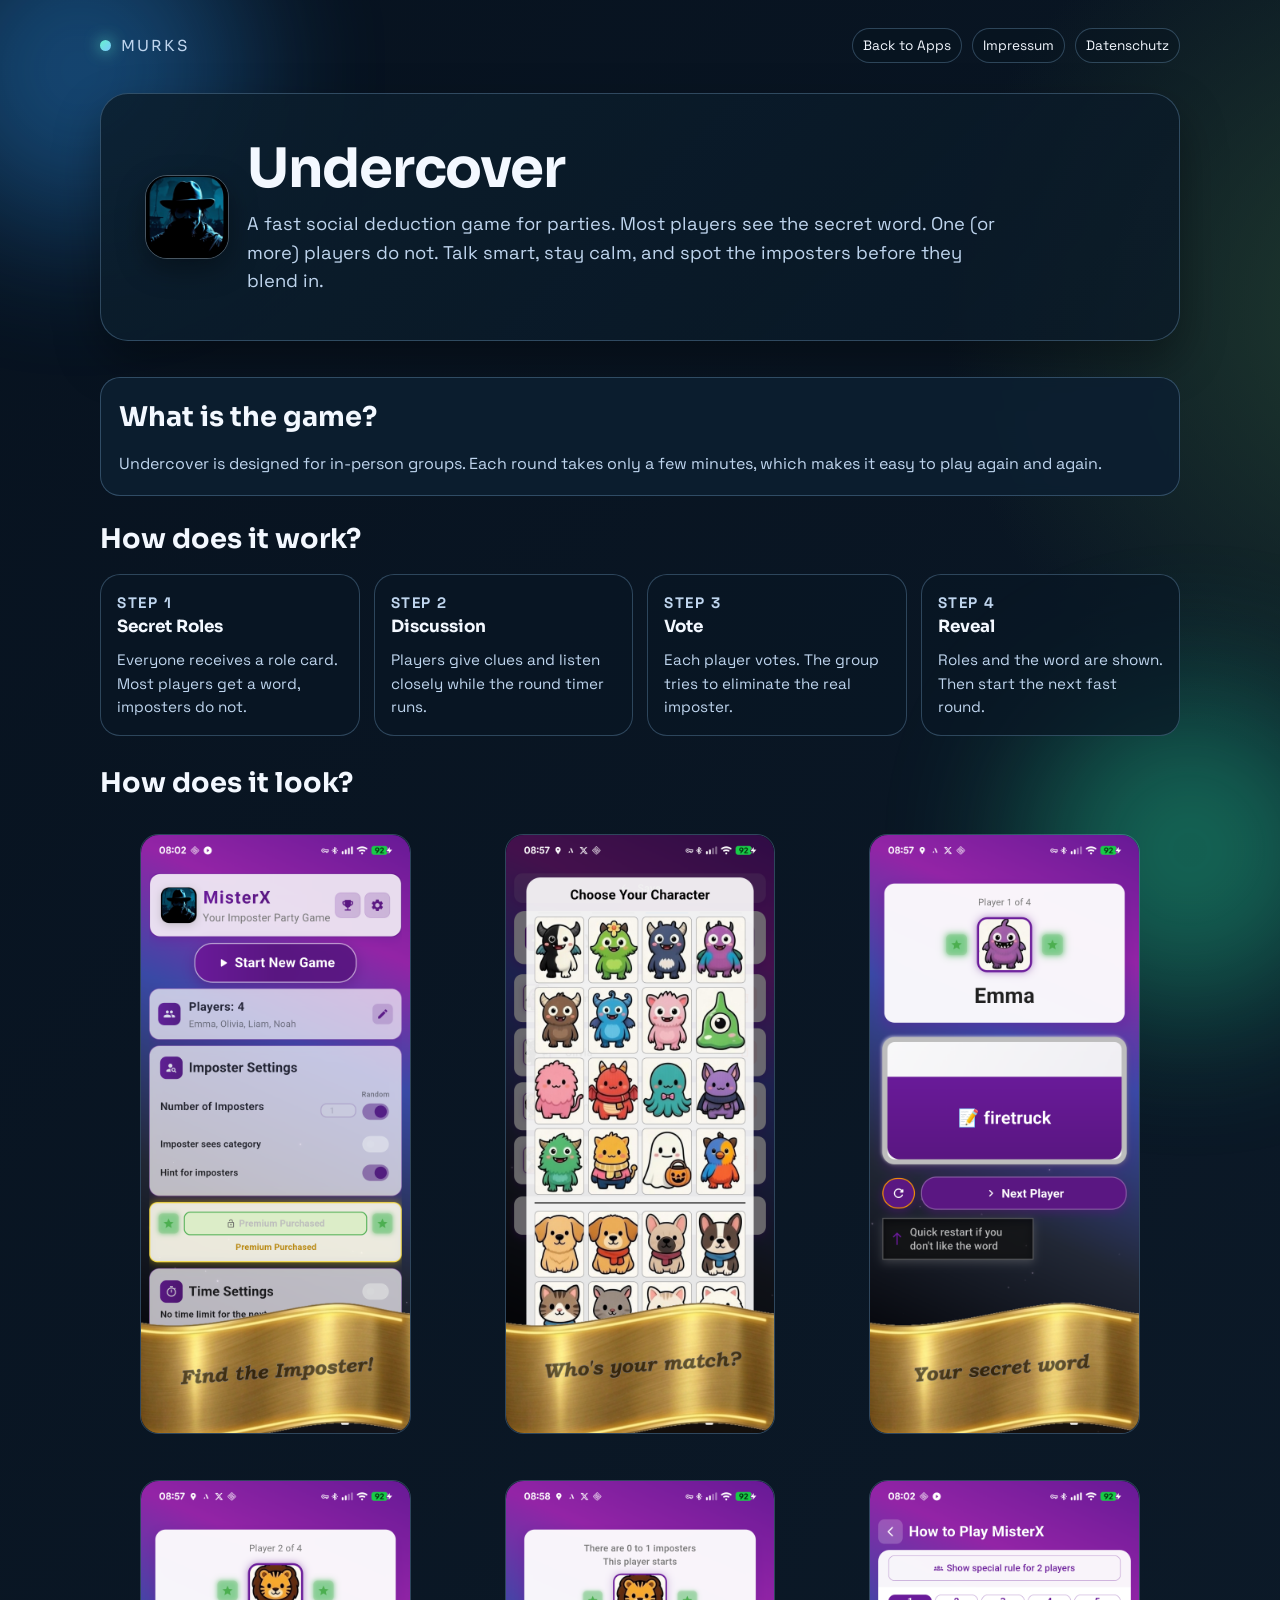
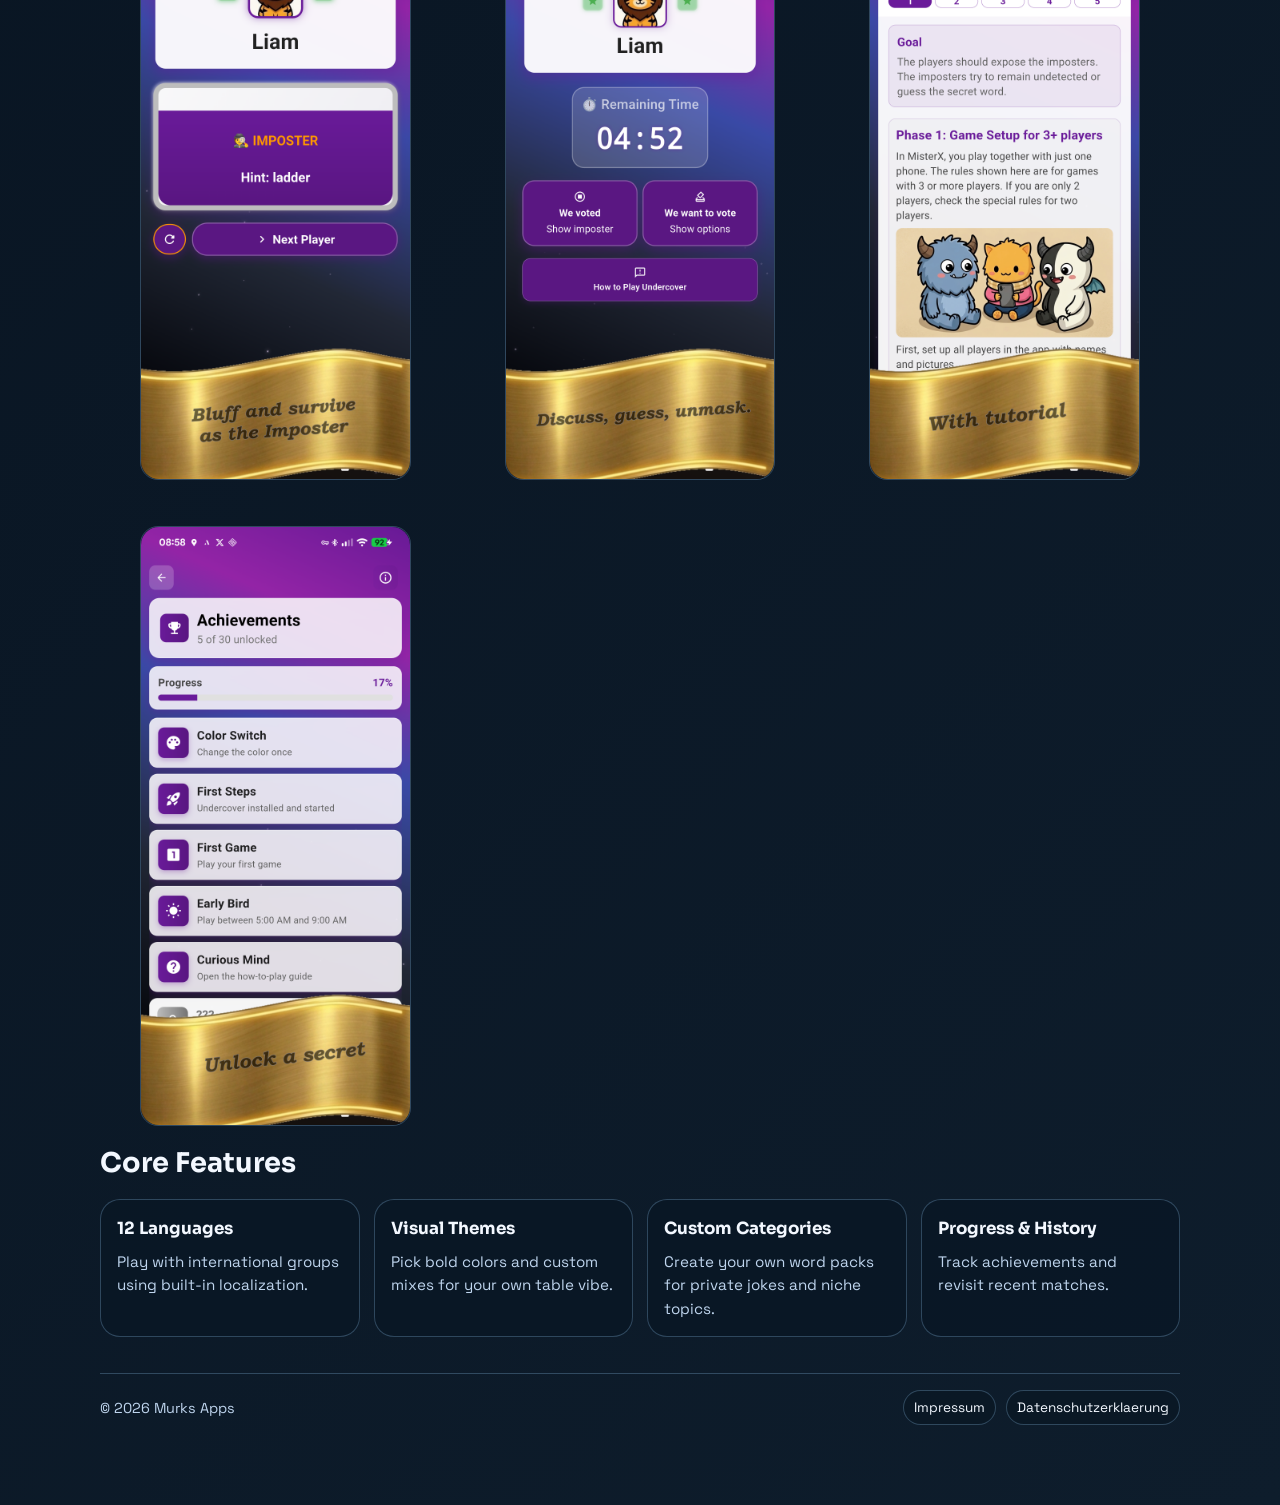
<file: undercover.html>
<!doctype html>
<html lang="en">
  <head>
    <meta charset="UTF-8" />
    <meta name="viewport" content="width=device-width, initial-scale=1.0" />
    <title>Undercover | Party Game for Android by Murks</title>
    <meta
      name="description"
      content="Undercover is a local multiplayer party game for Android by Murks with hidden roles, secret words, timed discussion, voting, custom categories, and 12 languages."
    />
    <meta
      name="keywords"
      content="Undercover, Undercover app, Undercover game, party game, Android party game, social deduction game, hidden role game, local multiplayer game, imposter game, secret word game, Murks"
    />
    <meta name="author" content="Murks" />
    <meta name="robots" content="index, follow" />
    <link rel="canonical" href="https://murksd.github.io/undercover.html" />
    <meta property="og:title" content="Undercover | Party Game for Android by Murks" />
    <meta
      property="og:description"
      content="A fast social deduction party game with hidden roles, voting, custom categories, and support for 12 languages."
    />
    <meta property="og:type" content="website" />
    <meta property="og:url" content="https://murksd.github.io/undercover.html" />
    <meta property="og:image" content="https://murksd.github.io/assets/images/undercover-icon.png" />
    <meta name="twitter:card" content="summary_large_image" />
    <meta name="twitter:title" content="Undercover | Party Game for Android by Murks" />
    <meta
      name="twitter:description"
      content="Local multiplayer party game with hidden roles, secret words, discussion, voting, and quick rounds."
    />
    <meta name="twitter:image" content="https://murksd.github.io/assets/images/undercover-icon.png" />
    <link rel="preconnect" href="https://fonts.googleapis.com" />
    <link rel="preconnect" href="https://fonts.gstatic.com" crossorigin />
    <link
      href="https://fonts.googleapis.com/css2?family=Sora:wght@400;600;700;800&family=Space+Grotesk:wght@400;500;700&display=swap"
      rel="stylesheet"
    />
    <script type="application/ld+json">
      {
        "@context": "https://schema.org",
        "@type": "SoftwareApplication",
        "name": "Undercover",
        "applicationCategory": "GameApplication",
        "operatingSystem": "Android",
        "author": {
          "@type": "Person",
          "name": "Murks"
        },
        "publisher": {
          "@type": "Person",
          "name": "Murks"
        },
        "url": "https://murksd.github.io/undercover.html",
        "image": "https://murksd.github.io/assets/images/undercover-icon.png",
        "description": "Undercover is a local multiplayer social deduction party game with hidden roles, secret words, voting, quick rounds, custom categories, and 12 languages.",
        "featureList": [
          "Local multiplayer party gameplay",
          "Hidden roles and secret words",
          "Timed discussion rounds",
          "Anonymous voting",
          "Custom categories",
          "12 supported languages"
        ]
      }
    </script>
    <link rel="stylesheet" href="styles.css" />
  </head>
  <body>
    <main class="page">
      <header class="top-nav fade-in">
        <a class="brand" href="index.html">
          <span class="brand-dot"></span>
          <span>MURKS</span>
        </a>
        <div class="legal-links">
          <a class="nav-link" href="index.html">Back to Apps</a>
          <a href="impressum.html">Impressum</a>
          <a href="datenschutz.html">Datenschutz</a>
        </div>
      </header>

      <section class="hero hero-app fade-in delay-1">
        <img
          class="hero-app-icon"
          src="assets/images/undercover-icon.png"
          alt="Undercover app icon"
        />
        <div>
          <h1>Undercover</h1>
          <p>
            A fast social deduction game for parties. Most players see the secret
            word. One (or more) players do not. Talk smart, stay calm, and spot
            the imposters before they blend in.
          </p>
        </div>
      </section>

      <section class="panel fade-in delay-1">
        <h2 class="section-title">What is the game?</h2>
        <p>
          Undercover is designed for in-person groups. Each round takes only a
          few minutes, which makes it easy to play again and again.
        </p>
      </section>

      <section class="fade-in delay-2">
        <h2 class="section-title">How does it work?</h2>
        <div class="flow-grid">
          <article class="flow-step">
            <p class="step-id">Step 1</p>
            <h3>Secret Roles</h3>
            <p>Everyone receives a role card. Most players get a word, imposters do not.</p>
          </article>
          <article class="flow-step">
            <p class="step-id">Step 2</p>
            <h3>Discussion</h3>
            <p>Players give clues and listen closely while the round timer runs.</p>
          </article>
          <article class="flow-step">
            <p class="step-id">Step 3</p>
            <h3>Vote</h3>
            <p>Each player votes. The group tries to eliminate the real imposter.</p>
          </article>
          <article class="flow-step">
            <p class="step-id">Step 4</p>
            <h3>Reveal</h3>
            <p>Roles and the word are shown. Then start the next fast round.</p>
          </article>
        </div>
      </section>

      <section class="fade-in delay-2">
        <h2 class="section-title">How does it look?</h2>
        <div class="shots-grid">
          <figure class="shot" data-fallback="Screenshot missing">
            <img src="assets/screenshots/undercover_screen_20260410_085655.png" alt="Undercover gameplay screenshot 1" />
          </figure>
          <figure class="shot" data-fallback="Screenshot missing">
            <img src="assets/screenshots/undercover_screen_20260410_085716.png" alt="Undercover gameplay screenshot 2" />
          </figure>
          <figure class="shot" data-fallback="Screenshot missing">
            <img src="assets/screenshots/undercover_screen_20260410_085740.png" alt="Undercover gameplay screenshot 3" />
          </figure>
          <figure class="shot" data-fallback="Screenshot missing">
            <img src="assets/screenshots/undercover_screen_20260410_085749.png" alt="Undercover gameplay screenshot 4" />
          </figure>
          <figure class="shot" data-fallback="Screenshot missing">
            <img src="assets/screenshots/undercover_screen_20260410_085803.png" alt="Undercover gameplay screenshot 5" />
          </figure>
          <figure class="shot" data-fallback="Screenshot missing">
            <img src="assets/screenshots/undercover_screen_20260410_085815.png" alt="Undercover gameplay screenshot 6" />
          </figure>
          <figure class="shot" data-fallback="Screenshot missing">
            <img src="assets/screenshots/undercover_screen_20260410_085826.png" alt="Undercover gameplay screenshot 7" />
          </figure>
        </div>
      </section>

      <section class="fade-in delay-3">
        <h2 class="section-title">Core Features</h2>
        <div class="features-grid">
          <article class="feature">
            <h3>12 Languages</h3>
            <p>Play with international groups using built-in localization.</p>
          </article>
          <article class="feature">
            <h3>Visual Themes</h3>
            <p>Pick bold colors and custom mixes for your own table vibe.</p>
          </article>
          <article class="feature">
            <h3>Custom Categories</h3>
            <p>Create your own word packs for private jokes and niche topics.</p>
          </article>
          <article class="feature">
            <h3>Progress & History</h3>
            <p>Track achievements and revisit recent matches.</p>
          </article>
        </div>
      </section>

      <footer class="site-footer fade-in delay-3">
        <p>© 2026 Murks Apps</p>
        <div class="legal-links" aria-label="Rechtliche Links">
          <a href="impressum.html">Impressum</a>
          <a href="datenschutz.html">Datenschutzerklaerung</a>
        </div>
      </footer>

    </main>

    <script>
      document.querySelectorAll('.shot img').forEach((img) => {
        img.addEventListener('error', () => {
          const box = img.closest('.shot');
          if (!box) return;
          box.classList.add('missing');
          const text = document.createElement('div');
          text.textContent = box.dataset.fallback || 'Screenshot missing';
          img.remove();
          box.appendChild(text);
        });
      });
    </script>
  </body>
</html>
</file>
<file: styles.css>
:root {
  --bg: #07121f;
  --bg-alt: #0e1d2c;
  --card: rgba(9, 23, 37, 0.72);
  --card-strong: rgba(12, 31, 48, 0.92);
  --line: rgba(155, 208, 255, 0.26);
  --text: #f3f8ff;
  --muted: #bfd5ee;
  --accent: #66f2cd;
  --accent-2: #ff9f68;
  --shadow: 0 20px 45px rgba(0, 0, 0, 0.35);
}

* {
  box-sizing: border-box;
}

html,
body {
  margin: 0;
  padding: 0;
}

body {
  min-height: 100vh;
  color: var(--text);
  font-family: "Space Grotesk", "Segoe UI", sans-serif;
  background:
    radial-gradient(900px circle at 10% -20%, #1f3b57 0%, transparent 60%),
    radial-gradient(800px circle at 110% 10%, #203b2f 0%, transparent 58%),
    linear-gradient(135deg, var(--bg) 0%, var(--bg-alt) 100%);
  line-height: 1.55;
  overflow-x: hidden;
}

body::before,
body::after {
  content: "";
  position: fixed;
  width: 320px;
  height: 320px;
  border-radius: 50%;
  z-index: -1;
  filter: blur(75px);
  opacity: 0.38;
  animation: drift 12s ease-in-out infinite alternate;
}

body::before {
  background: #2e9fff;
  top: -90px;
  left: -80px;
}

body::after {
  background: #27e6a5;
  right: -70px;
  bottom: -110px;
  animation-delay: 1.8s;
}

@keyframes drift {
  from {
    transform: translateY(0px) scale(1);
  }
  to {
    transform: translateY(20px) scale(1.08);
  }
}

.page {
  width: min(1080px, 92vw);
  margin: 0 auto;
  padding: 28px 0 80px;
}

.top-nav {
  display: flex;
  justify-content: space-between;
  align-items: center;
  margin-bottom: 30px;
}

.brand {
  display: inline-flex;
  align-items: center;
  gap: 10px;
  font-family: "Sora", "Trebuchet MS", sans-serif;
  font-size: 0.95rem;
  letter-spacing: 0.14em;
  text-transform: uppercase;
  color: var(--muted);
  text-decoration: none;
}

.brand-dot {
  width: 11px;
  height: 11px;
  border-radius: 50%;
  background: linear-gradient(135deg, var(--accent), #7cc9ff);
  box-shadow: 0 0 16px rgba(102, 242, 205, 0.85);
}

.nav-link {
  color: var(--text);
  text-decoration: none;
  border: 1px solid var(--line);
  padding: 8px 14px;
  border-radius: 999px;
  background: rgba(8, 21, 33, 0.5);
  transition: transform 0.2s ease, border-color 0.2s ease;
}

.nav-link:hover {
  transform: translateY(-2px);
  border-color: rgba(155, 208, 255, 0.5);
}

.hero {
  background: linear-gradient(135deg, rgba(11, 30, 45, 0.88), rgba(10, 25, 39, 0.76));
  border: 1px solid var(--line);
  border-radius: 28px;
  box-shadow: var(--shadow);
  padding: clamp(22px, 4vw, 44px);
  margin-bottom: 36px;
}

.hero-app {
  display: flex;
  align-items: center;
  gap: 18px;
}

.hero-app-icon {
  width: 84px;
  height: 84px;
  flex: 0 0 auto;
  border-radius: 22px;
  object-fit: cover;
  border: 1px solid rgba(255, 255, 255, 0.25);
  box-shadow: 0 10px 28px rgba(0, 0, 0, 0.35);
}

.hero h1 {
  font-family: "Sora", "Trebuchet MS", sans-serif;
  margin: 0 0 10px;
  line-height: 1.14;
  font-size: clamp(2.05rem, 5vw, 3.4rem);
  letter-spacing: -0.02em;
}

.hero p {
  max-width: 760px;
  margin: 0;
  color: var(--muted);
  font-size: clamp(1.02rem, 2.35vw, 1.15rem);
}

.section-title {
  margin: 0 0 14px;
  font-family: "Sora", "Trebuchet MS", sans-serif;
  font-size: clamp(1.25rem, 2.6vw, 1.7rem);
}

.app-grid {
  display: grid;
  grid-template-columns: repeat(auto-fit, minmax(230px, 320px));
  gap: 18px;
  justify-content: start;
}

.app-tile,
.panel,
.flow-step,
.feature {
  border: 1px solid var(--line);
  border-radius: 20px;
  background: var(--card);
  backdrop-filter: blur(6px);
}

.app-tile {
  padding: 18px;
  display: flex;
  flex-direction: column;
  align-items: flex-start;
  transition:
    transform 0.24s ease,
    border-color 0.24s ease,
    background 0.24s ease,
    box-shadow 0.24s ease;
}

.app-tile:hover {
  transform: translateY(-6px);
  border-color: rgba(102, 242, 205, 0.7);
  background: rgba(14, 38, 59, 0.9);
  box-shadow: 0 0 0 1px rgba(102, 242, 205, 0.45), 0 0 24px rgba(102, 242, 205, 0.32);
}

.app-tile-link {
  width: 100%;
  color: inherit;
  text-decoration: none;
  display: flex;
  flex-direction: column;
  align-items: flex-start;
}

.app-icon {
  width: 76px;
  height: 76px;
  align-self: center;
  border-radius: 18px;
  object-fit: cover;
  border: 1px solid rgba(255, 255, 255, 0.25);
  box-shadow: 0 10px 28px rgba(0, 0, 0, 0.35);
}

.app-title {
  margin: 14px 0 6px;
  font-family: "Sora", "Trebuchet MS", sans-serif;
  font-size: 1.25rem;
}

.app-desc {
  margin: 0;
  color: var(--muted);
  font-size: 0.97rem;
}

.tag {
  margin-top: 12px;
  align-self: center;
  display: inline-block;
  padding: 5px 10px;
  border-radius: 999px;
  border: 1px solid transparent;
  font-size: 0.78rem;
  letter-spacing: 0.06em;
  text-transform: uppercase;
  color: #03221a;
  background: linear-gradient(135deg, #9bffd6, #6bffc0);
  font-weight: 700;
}

.store-link {
  text-decoration: none;
  transition: border-color 0.22s ease, box-shadow 0.22s ease, transform 0.22s ease;
}

.store-link:hover,
.store-link:focus-visible {
  border-color: rgba(6, 52, 38, 0.88);
  box-shadow: 0 0 0 1px rgba(12, 80, 58, 0.42), 0 0 18px rgba(102, 242, 205, 0.62);
  transform: translateY(-1px);
}

.panel {
  padding: 18px;
  margin-bottom: 22px;
  background: var(--card-strong);
}

.panel p {
  margin: 0;
  color: var(--muted);
}

.flow-grid,
.features-grid {
  display: grid;
  grid-template-columns: repeat(auto-fit, minmax(170px, 1fr));
  gap: 14px;
  margin-bottom: 26px;
}

.flow-step,
.feature {
  padding: 16px;
}

.step-id {
  margin: 0 0 8px;
  font-size: 0.8rem;
  letter-spacing: 0.1em;
  text-transform: uppercase;
  color: var(--accent);
  font-weight: 700;
}

.flow-step h3,
.feature h3 {
  margin: 0 0 8px;
  font-size: 1.05rem;
  font-family: "Sora", "Trebuchet MS", sans-serif;
}

.flow-step p,
.feature p {
  margin: 0;
  color: var(--muted);
  font-size: 0.95rem;
}

.shots-grid {
  display: grid;
  grid-template-columns: repeat(auto-fit, minmax(260px, 1fr));
  gap: 14px;
  align-items: start;
}

.shot {
  border: 1px solid var(--line);
  border-radius: 18px;
  overflow: visible;
  background: rgba(7, 18, 30, 0.85);
}

.shot img {
  width: 100%;
  height: auto;
  object-fit: contain;
  display: block;
  border-radius: 18px;
}

.shot figcaption {
  padding: 10px 11px;
  color: var(--muted);
  font-size: 0.9rem;
}

.shot:has(img:only-child) {
  background: transparent;
}

.shot.missing {
  min-height: 340px;
  display: flex;
  align-items: center;
  justify-content: center;
  padding: 14px;
  text-align: center;
  color: var(--muted);
}

.footer-note {
  margin-top: 34px;
  color: var(--muted);
  font-size: 0.86rem;
}

.site-footer {
  margin-top: 36px;
  border-top: 1px solid var(--line);
  padding-top: 16px;
  display: flex;
  flex-wrap: wrap;
  justify-content: space-between;
  align-items: center;
  gap: 12px;
}

.site-footer p {
  margin: 0;
  color: var(--muted);
  font-size: 0.9rem;
}

.legal-links {
  display: inline-flex;
  gap: 10px;
  flex-wrap: wrap;
}

.legal-links a {
  color: var(--text);
  text-decoration: none;
  border: 1px solid var(--line);
  padding: 6px 10px;
  border-radius: 999px;
  font-size: 0.85rem;
  background: rgba(8, 21, 33, 0.45);
}

.legal-links a:hover {
  border-color: rgba(155, 208, 255, 0.5);
}

.legal-wrap {
  display: grid;
  gap: 14px;
}

.legal-card {
  border: 1px solid var(--line);
  border-radius: 20px;
  background: var(--card-strong);
  padding: 18px;
}

.legal-card h2 {
  margin: 0 0 10px;
  font-family: "Sora", "Trebuchet MS", sans-serif;
  font-size: 1.15rem;
}

.legal-card p,
.legal-card li {
  margin: 0;
  color: var(--muted);
}

.legal-card ul {
  margin: 8px 0 0;
  padding-left: 20px;
  display: grid;
  gap: 6px;
}

.legal-inline-note {
  margin-top: 8px;
  font-size: 0.92rem;
}

.fade-in {
  opacity: 0;
  transform: translateY(12px);
  animation: show 0.55s ease forwards;
}

.delay-1 {
  animation-delay: 0.1s;
}

.delay-2 {
  animation-delay: 0.2s;
}

.delay-3 {
  animation-delay: 0.3s;
}

@keyframes show {
  to {
    opacity: 1;
    transform: translateY(0);
  }
}

@media (max-width: 760px) {
  .top-nav {
    margin-bottom: 18px;
  }

  .hero {
    border-radius: 22px;
  }

  .hero-app {
    align-items: flex-start;
  }
}

.video-frame {
  position: relative;
  aspect-ratio: 16 / 9;
  width: 100%;
  border: 1px solid var(--line);
  border-radius: 20px;
  overflow: hidden;
  background: radial-gradient(circle at 50% 40%, #12384f, var(--bg-alt));
}

.video-frame iframe {
  position: absolute;
  inset: 0;
  width: 100%;
  height: 100%;
  border: 0;
}

.video-play {
  position: absolute;
  inset: 0;
  display: flex;
  flex-direction: column;
  align-items: center;
  justify-content: center;
  gap: 12px;
  width: 100%;
  border: 0;
  background: transparent;
  color: var(--text);
  font: inherit;
  font-weight: 700;
  font-size: 1.05rem;
  cursor: pointer;
}

.video-play-icon {
  display: grid;
  place-items: center;
  width: 72px;
  height: 72px;
  border-radius: 50%;
  background: var(--accent);
  color: var(--bg);
  font-size: 1.6rem;
  padding-left: 5px;
  box-shadow: 0 0 22px rgba(102, 242, 205, 0.55);
}

.video-play:hover .video-play-icon,
.video-play:focus-visible .video-play-icon {
  transform: scale(1.06);
}

.video-note {
  margin: 10px 0 22px;
  color: var(--muted);
  font-size: 0.9rem;
}

.video-note a {
  color: var(--accent);
}
</file>
